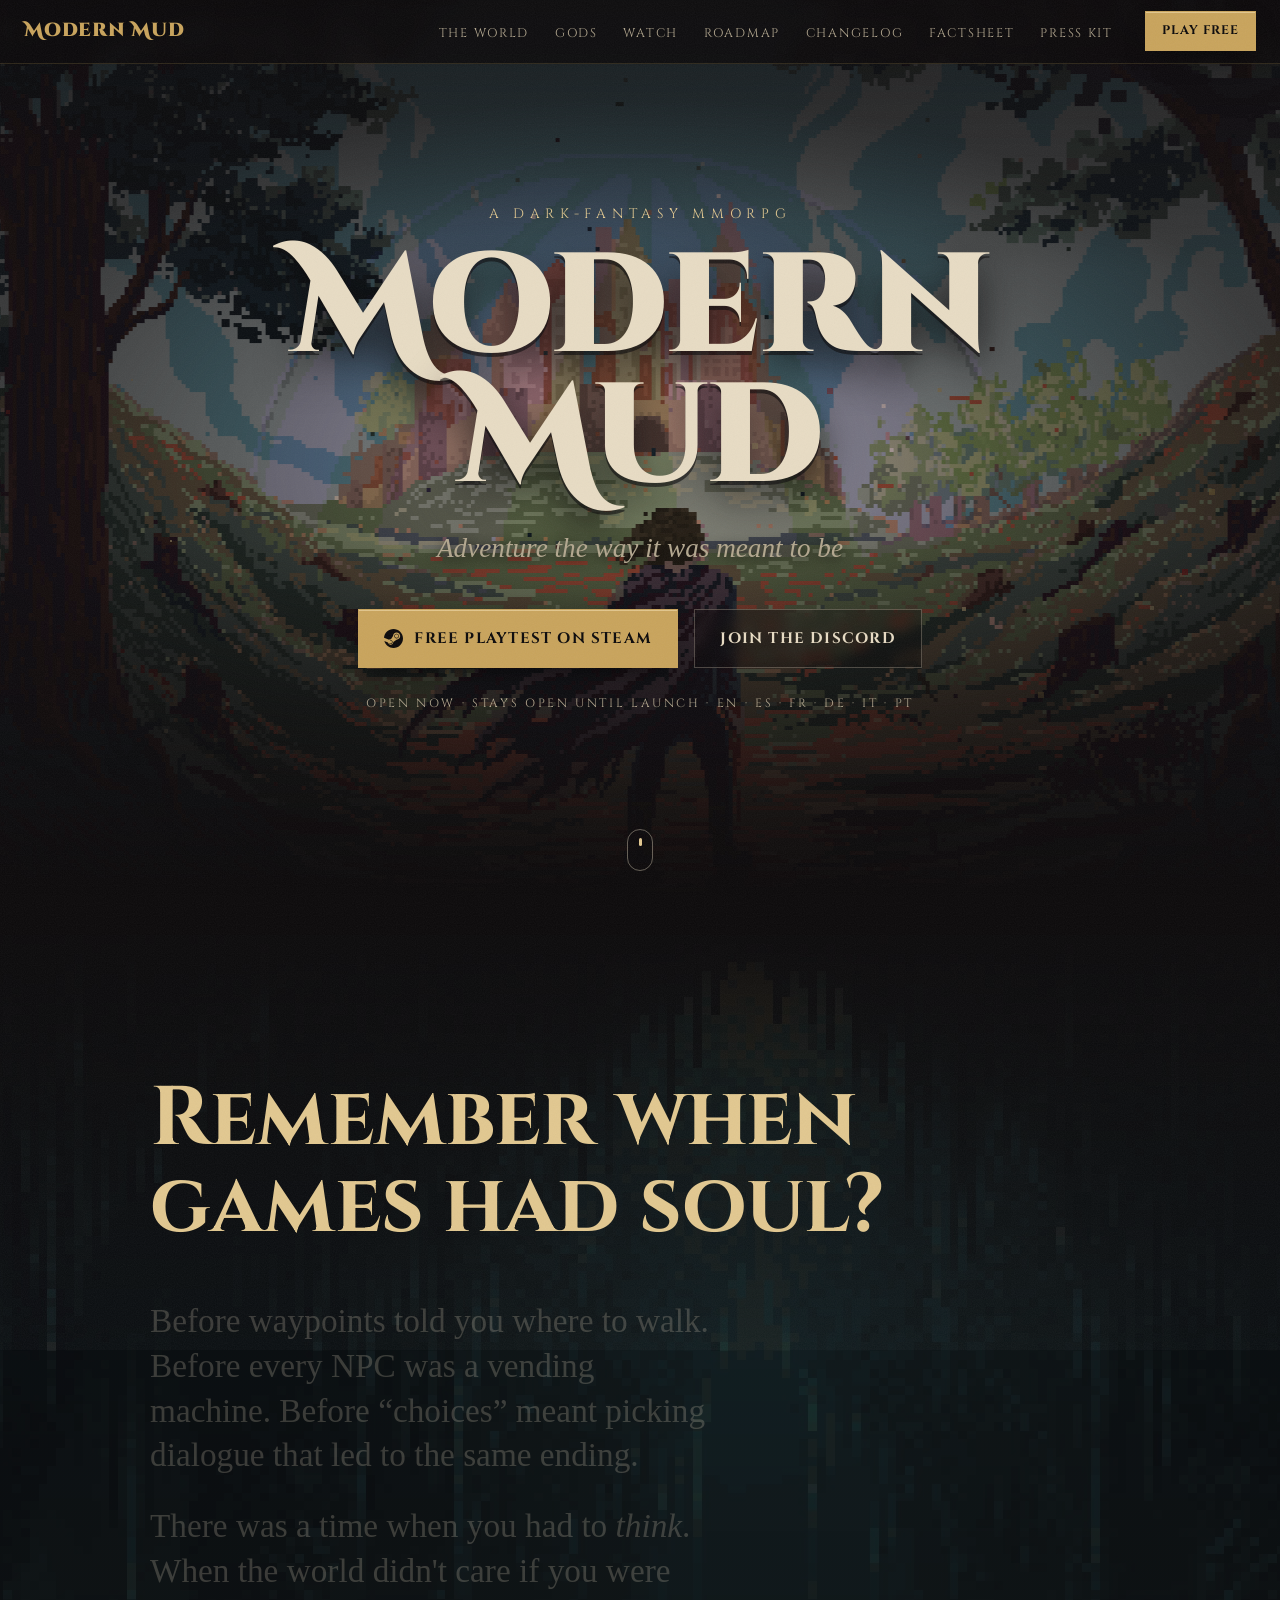
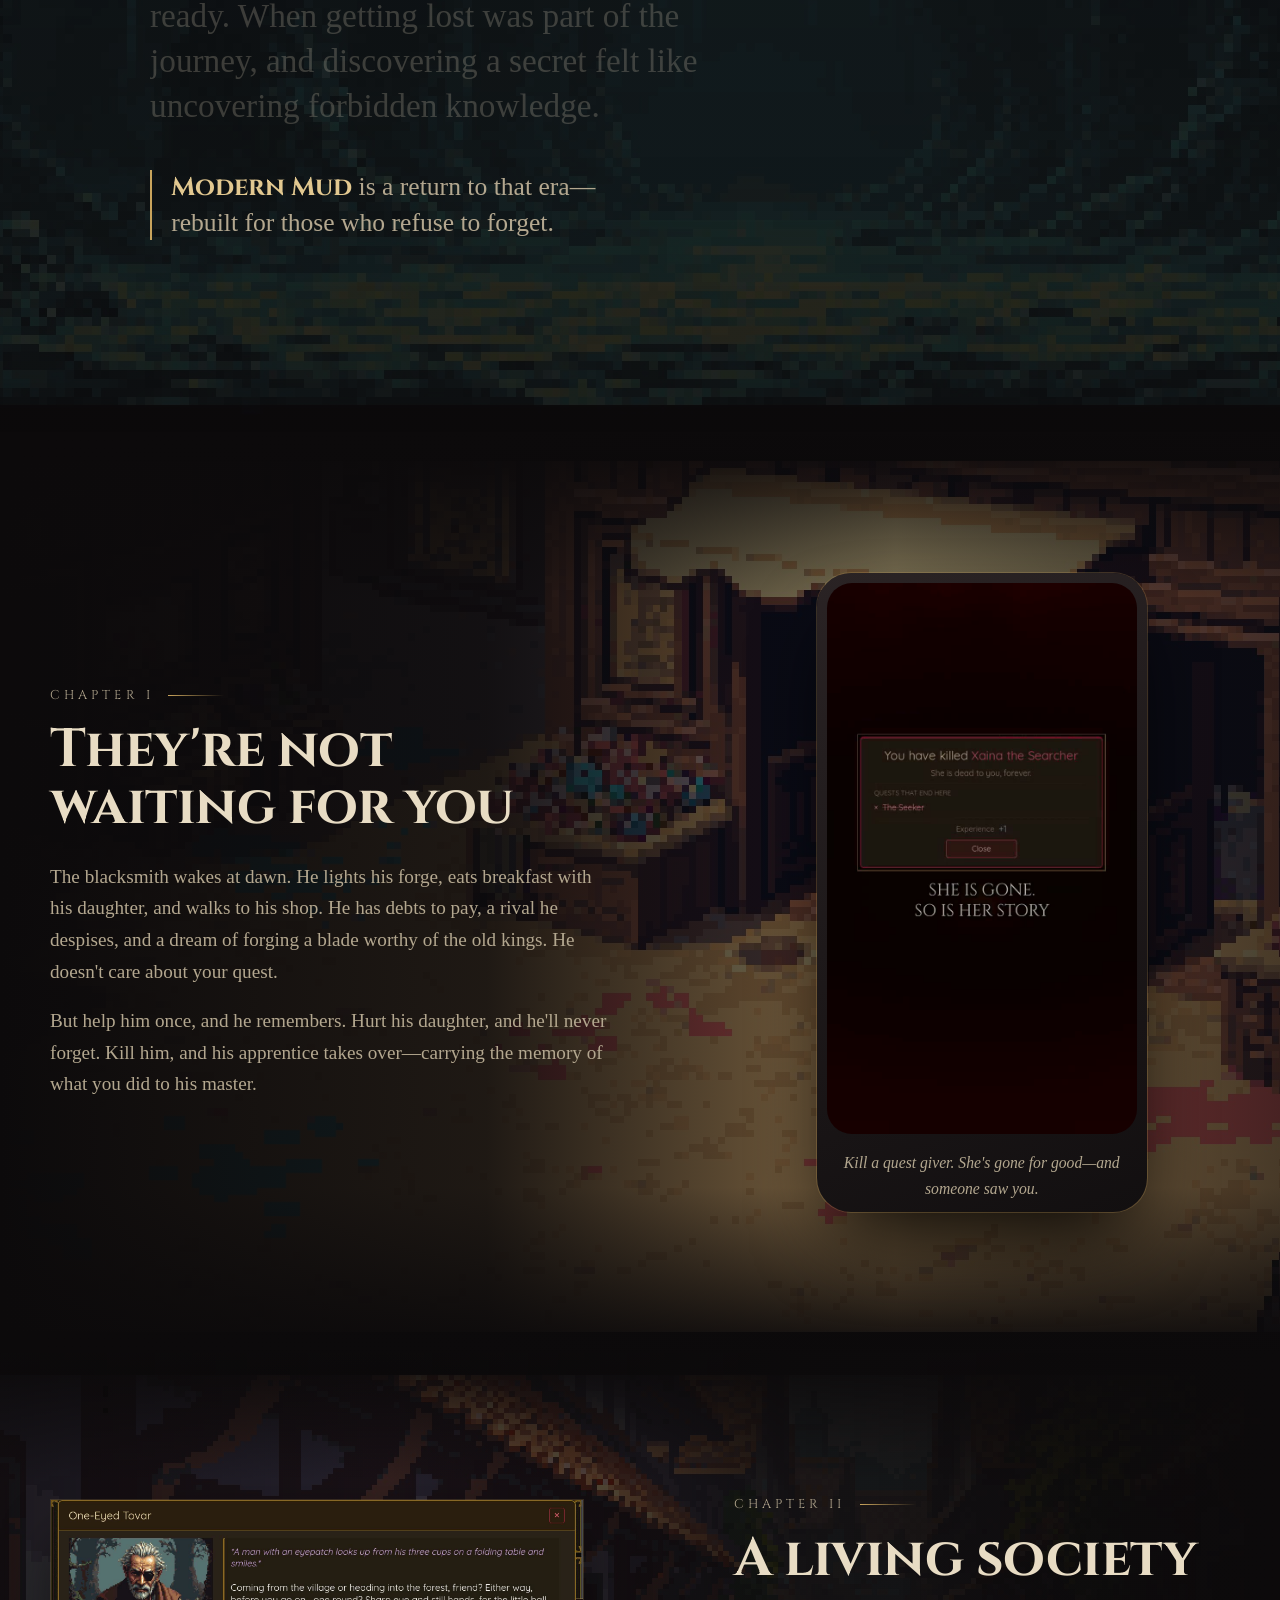
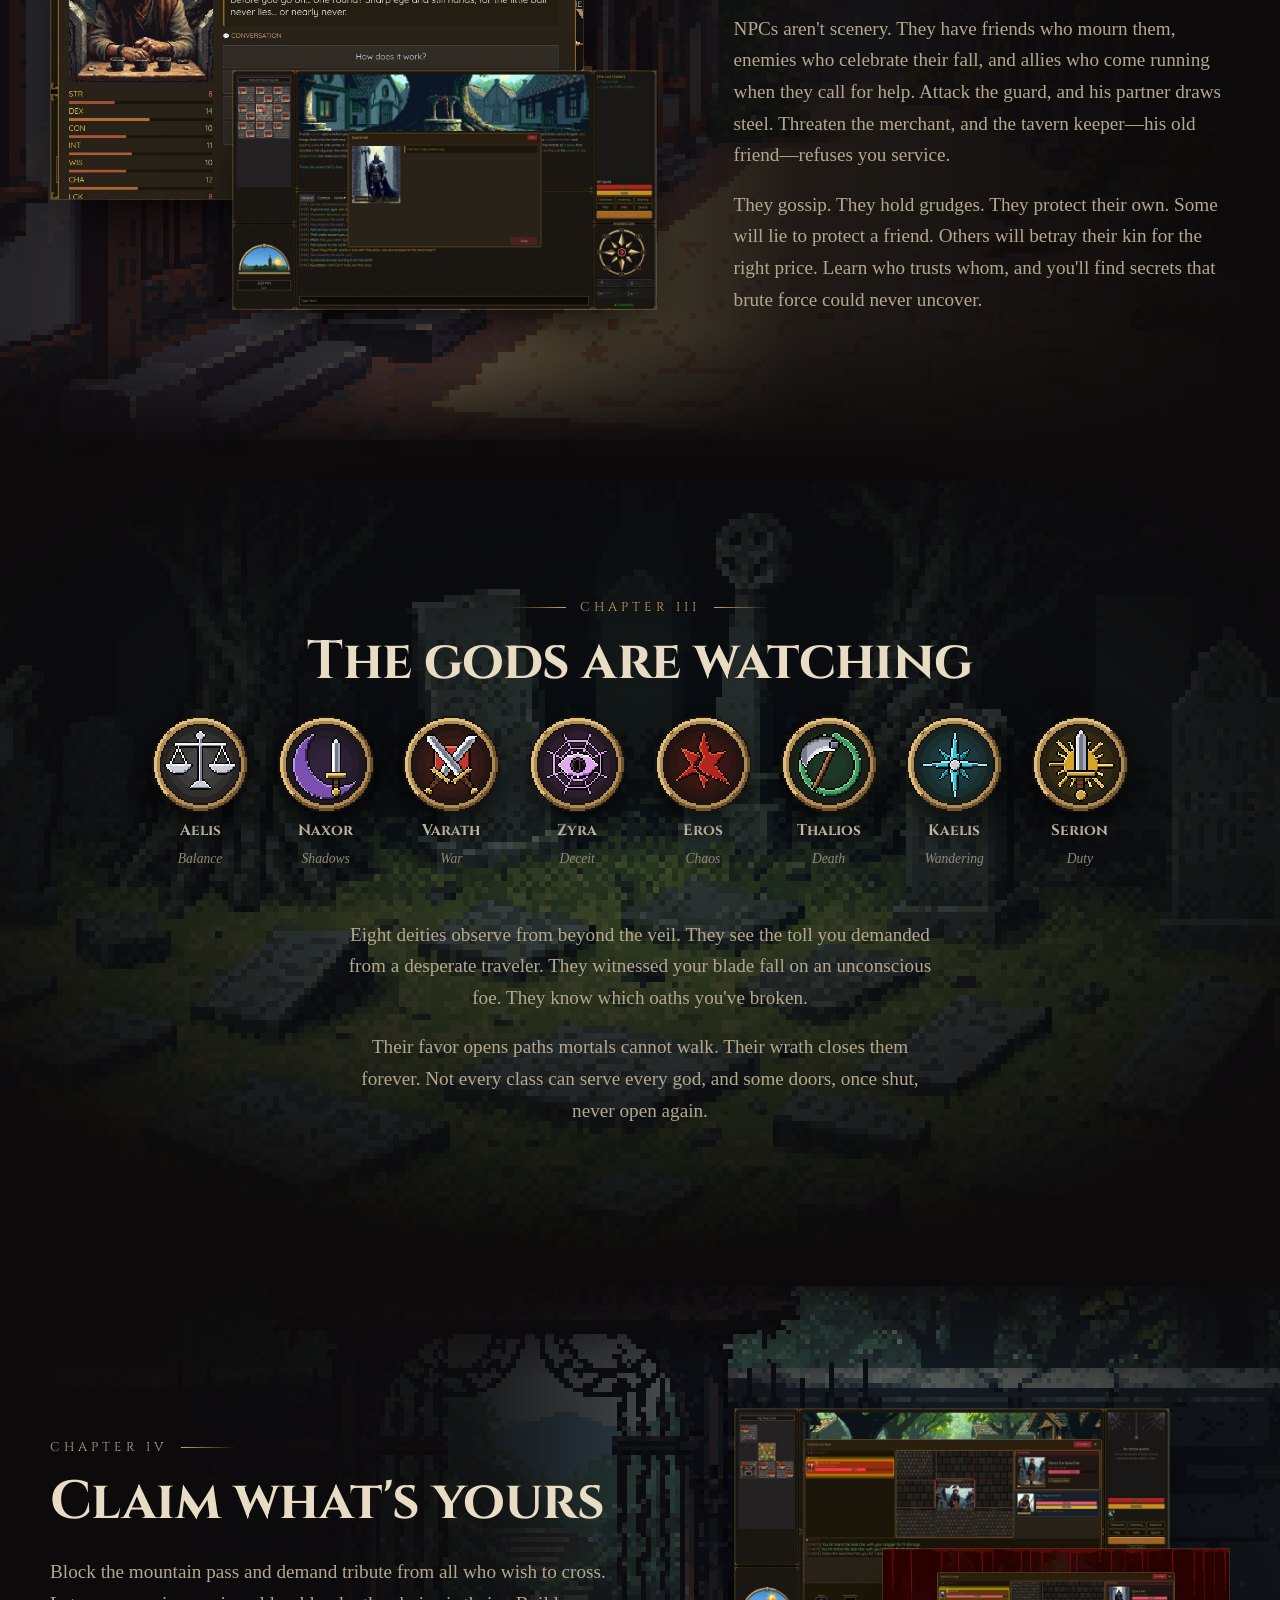
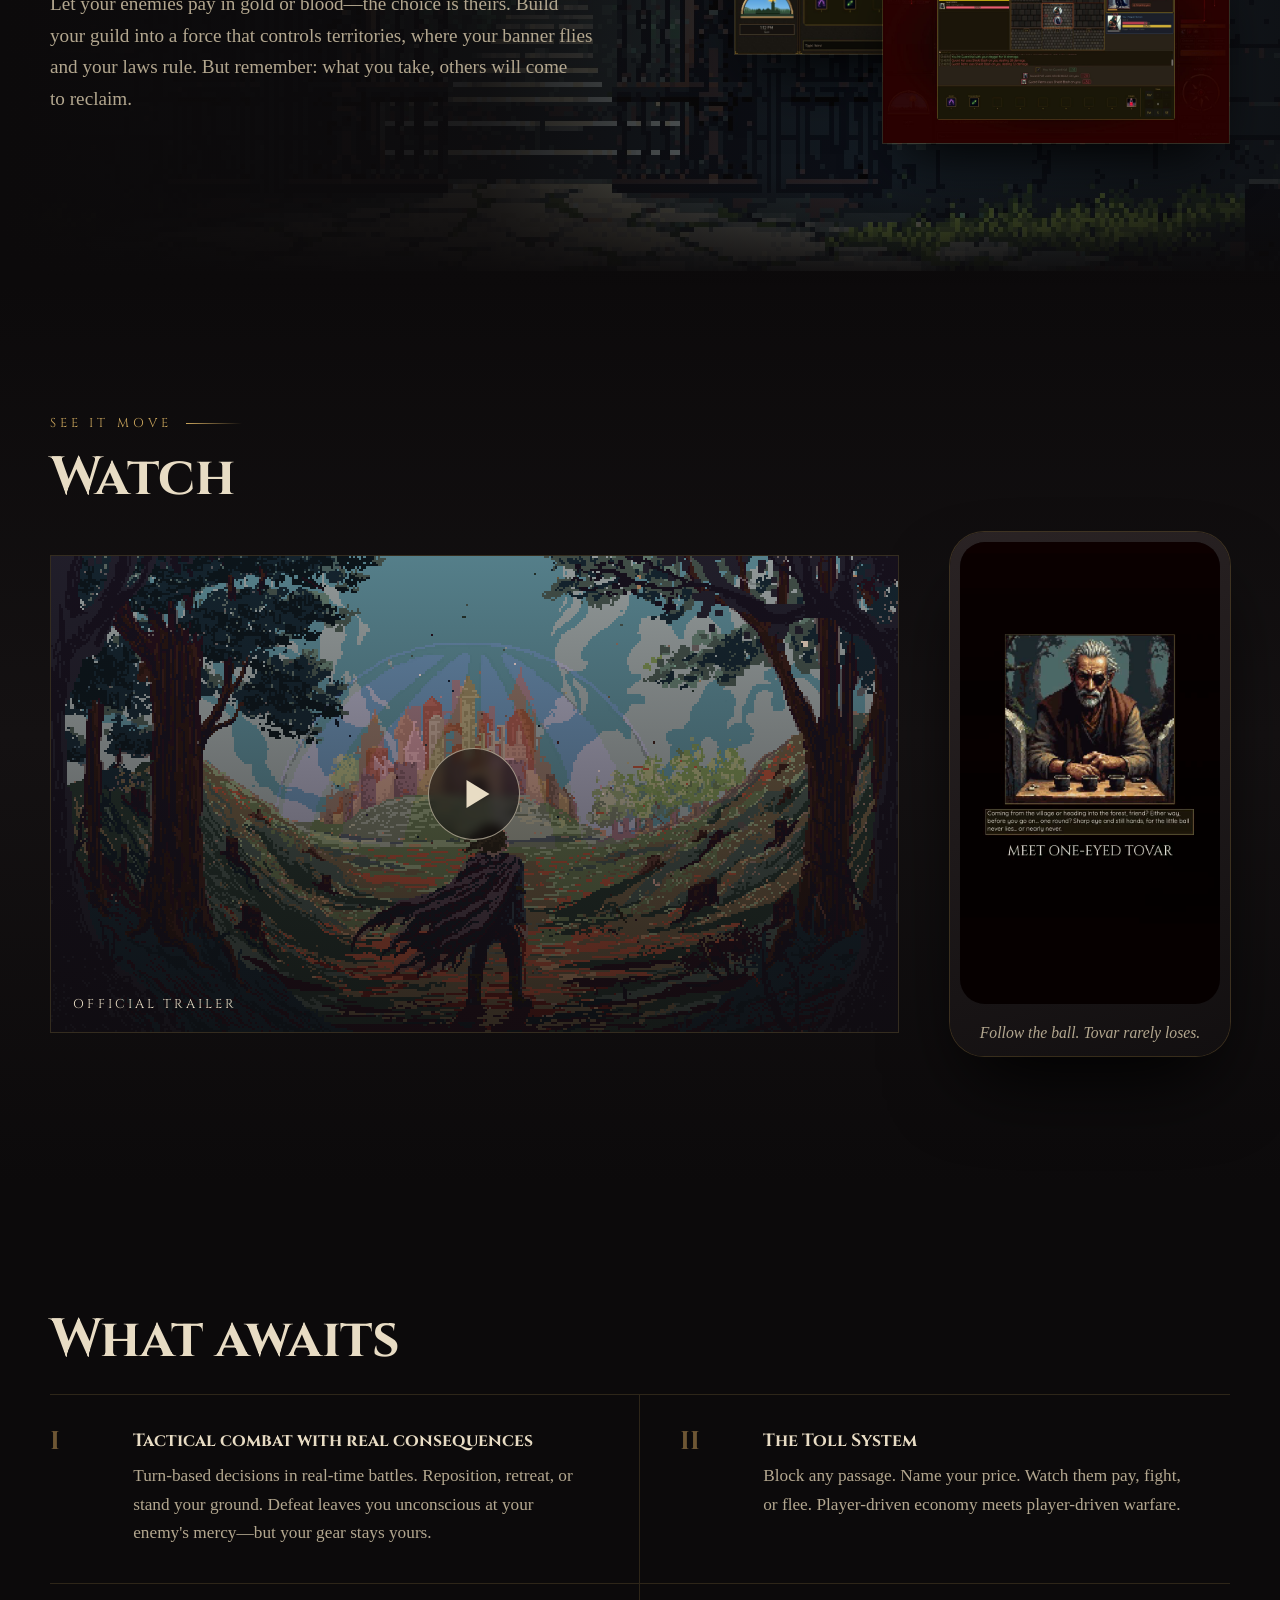
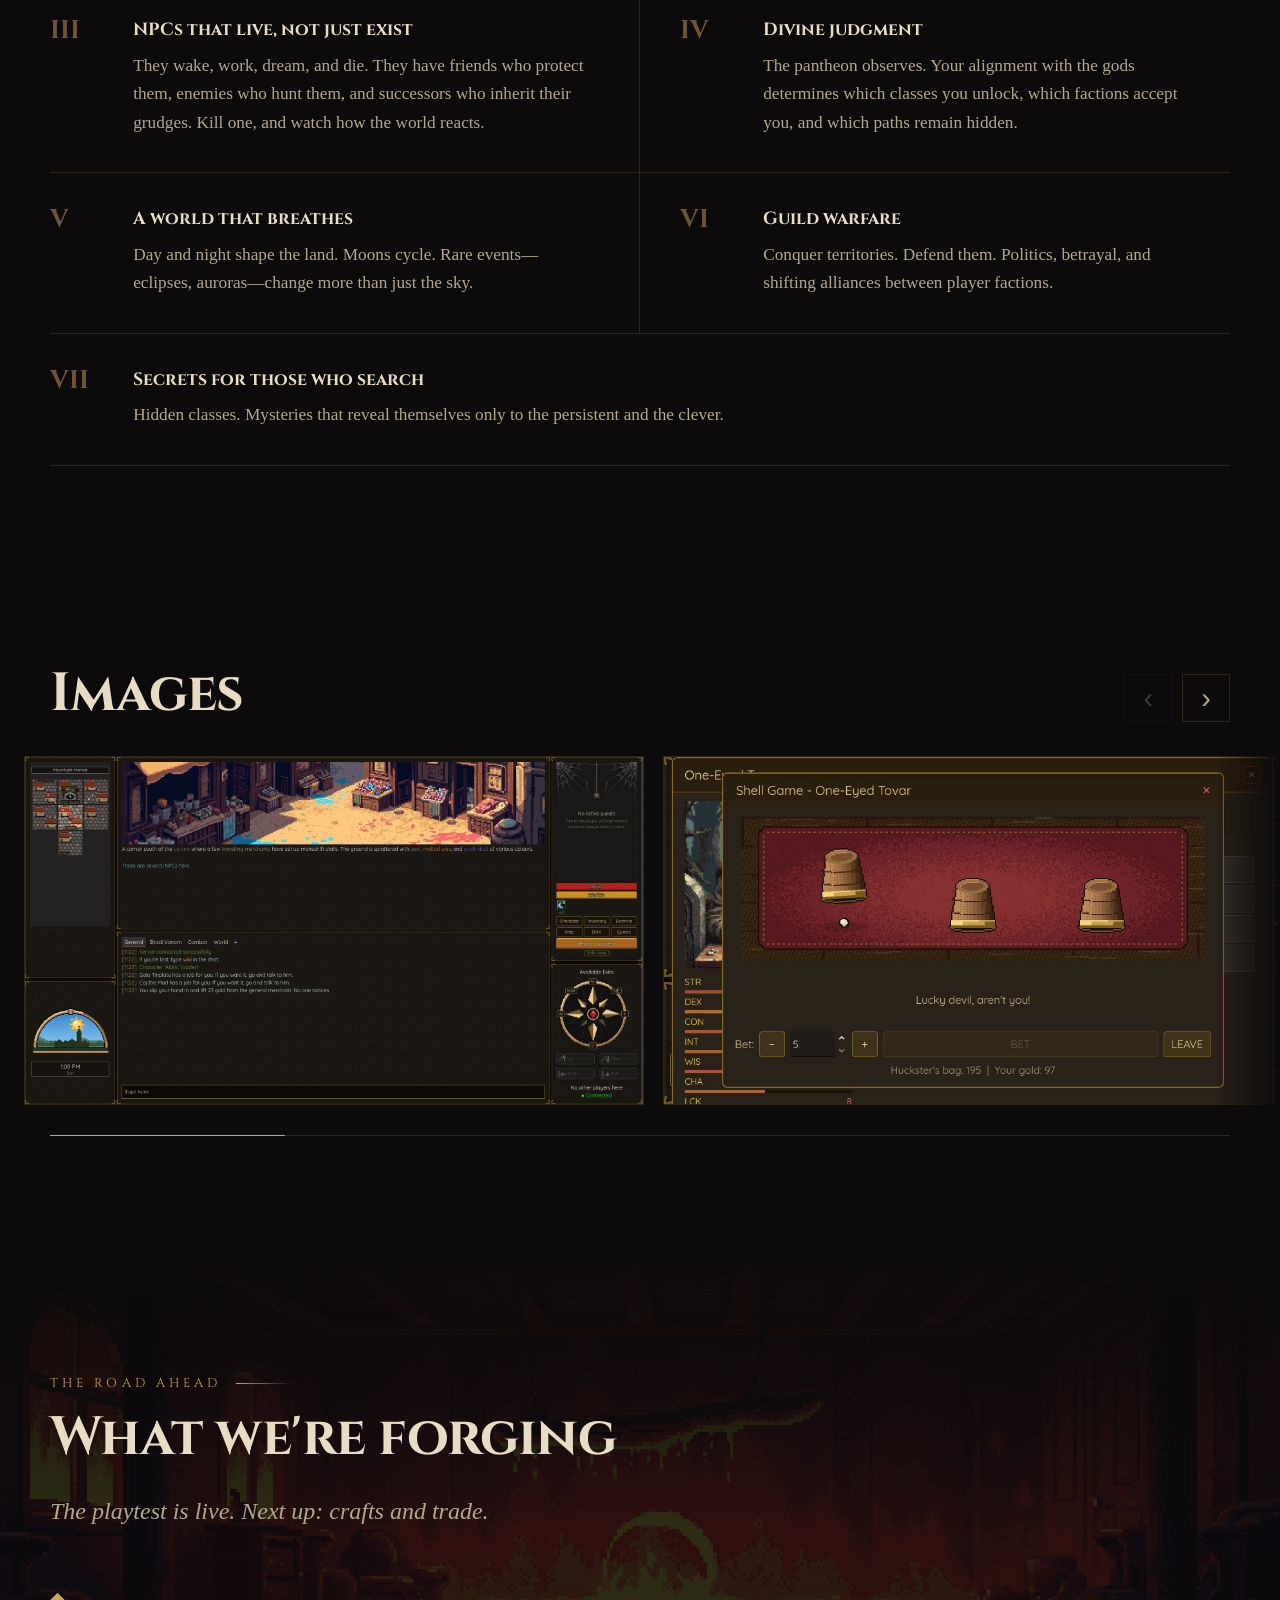
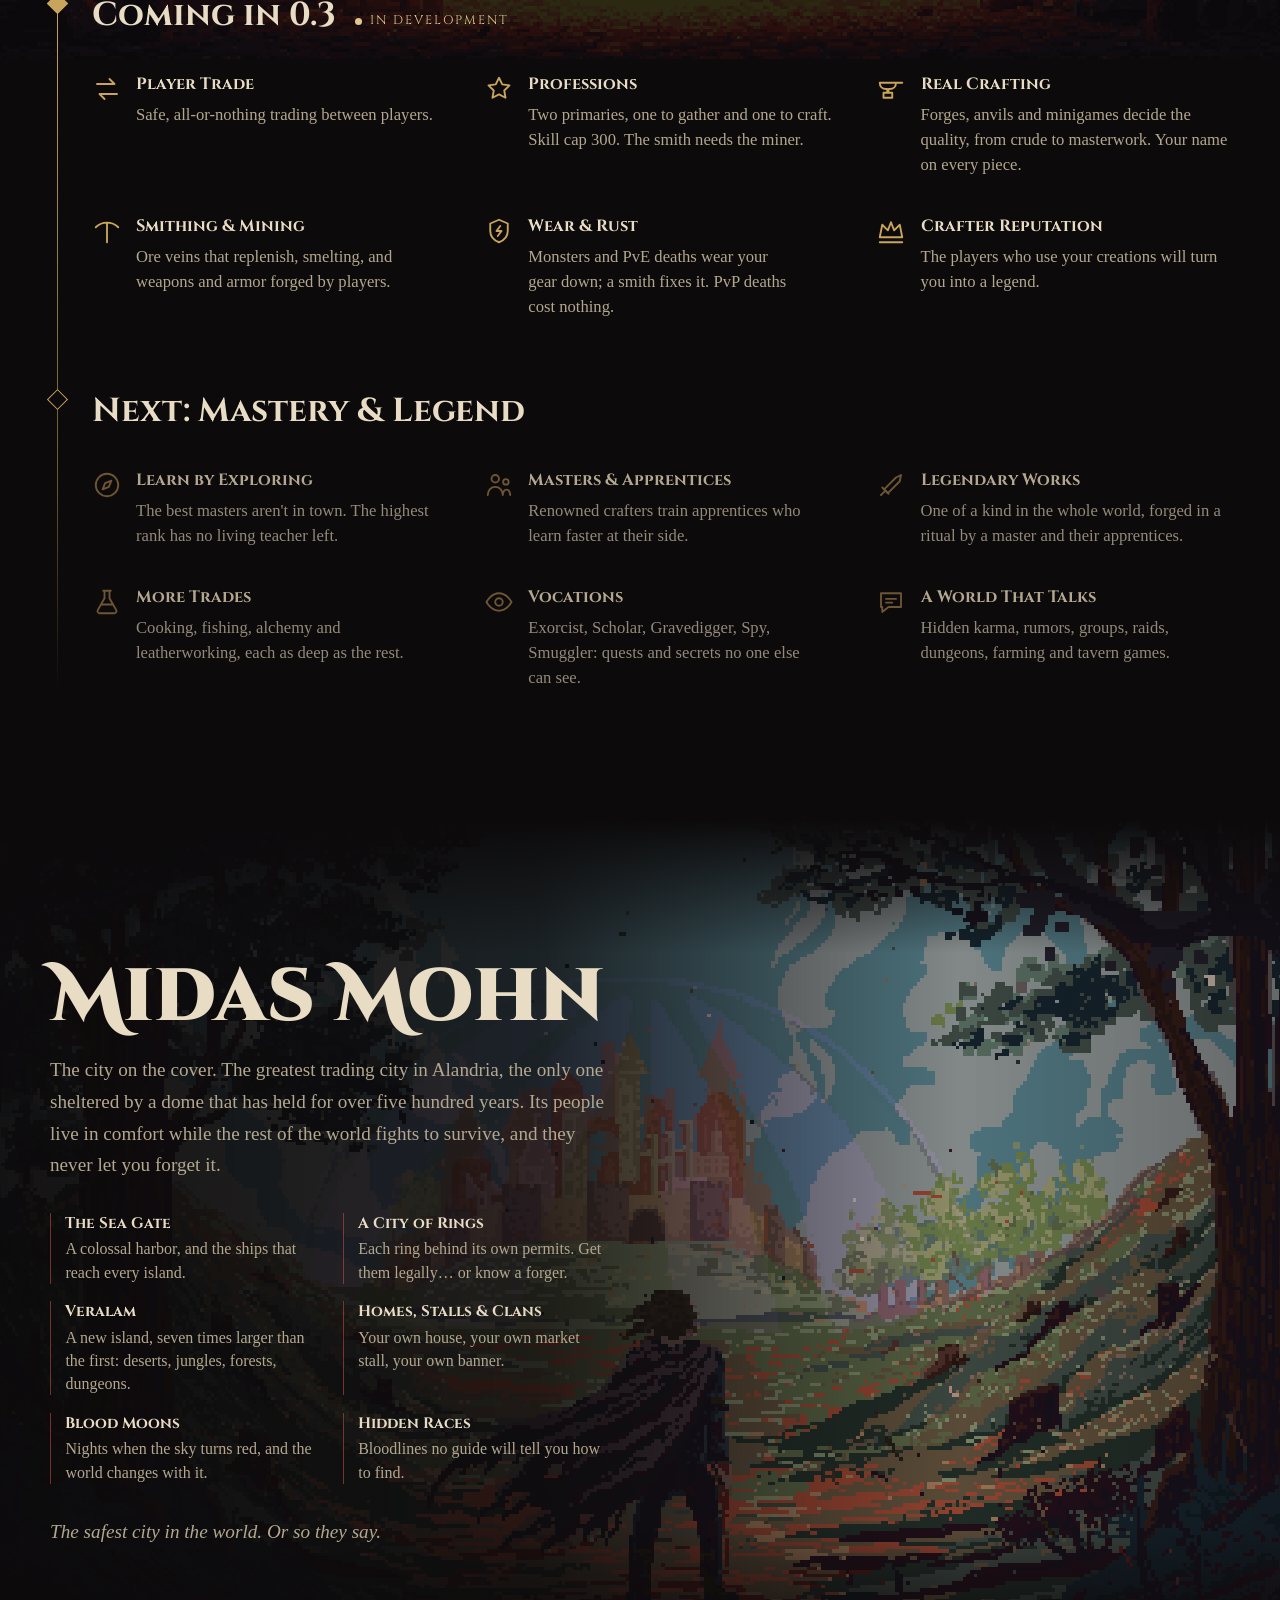
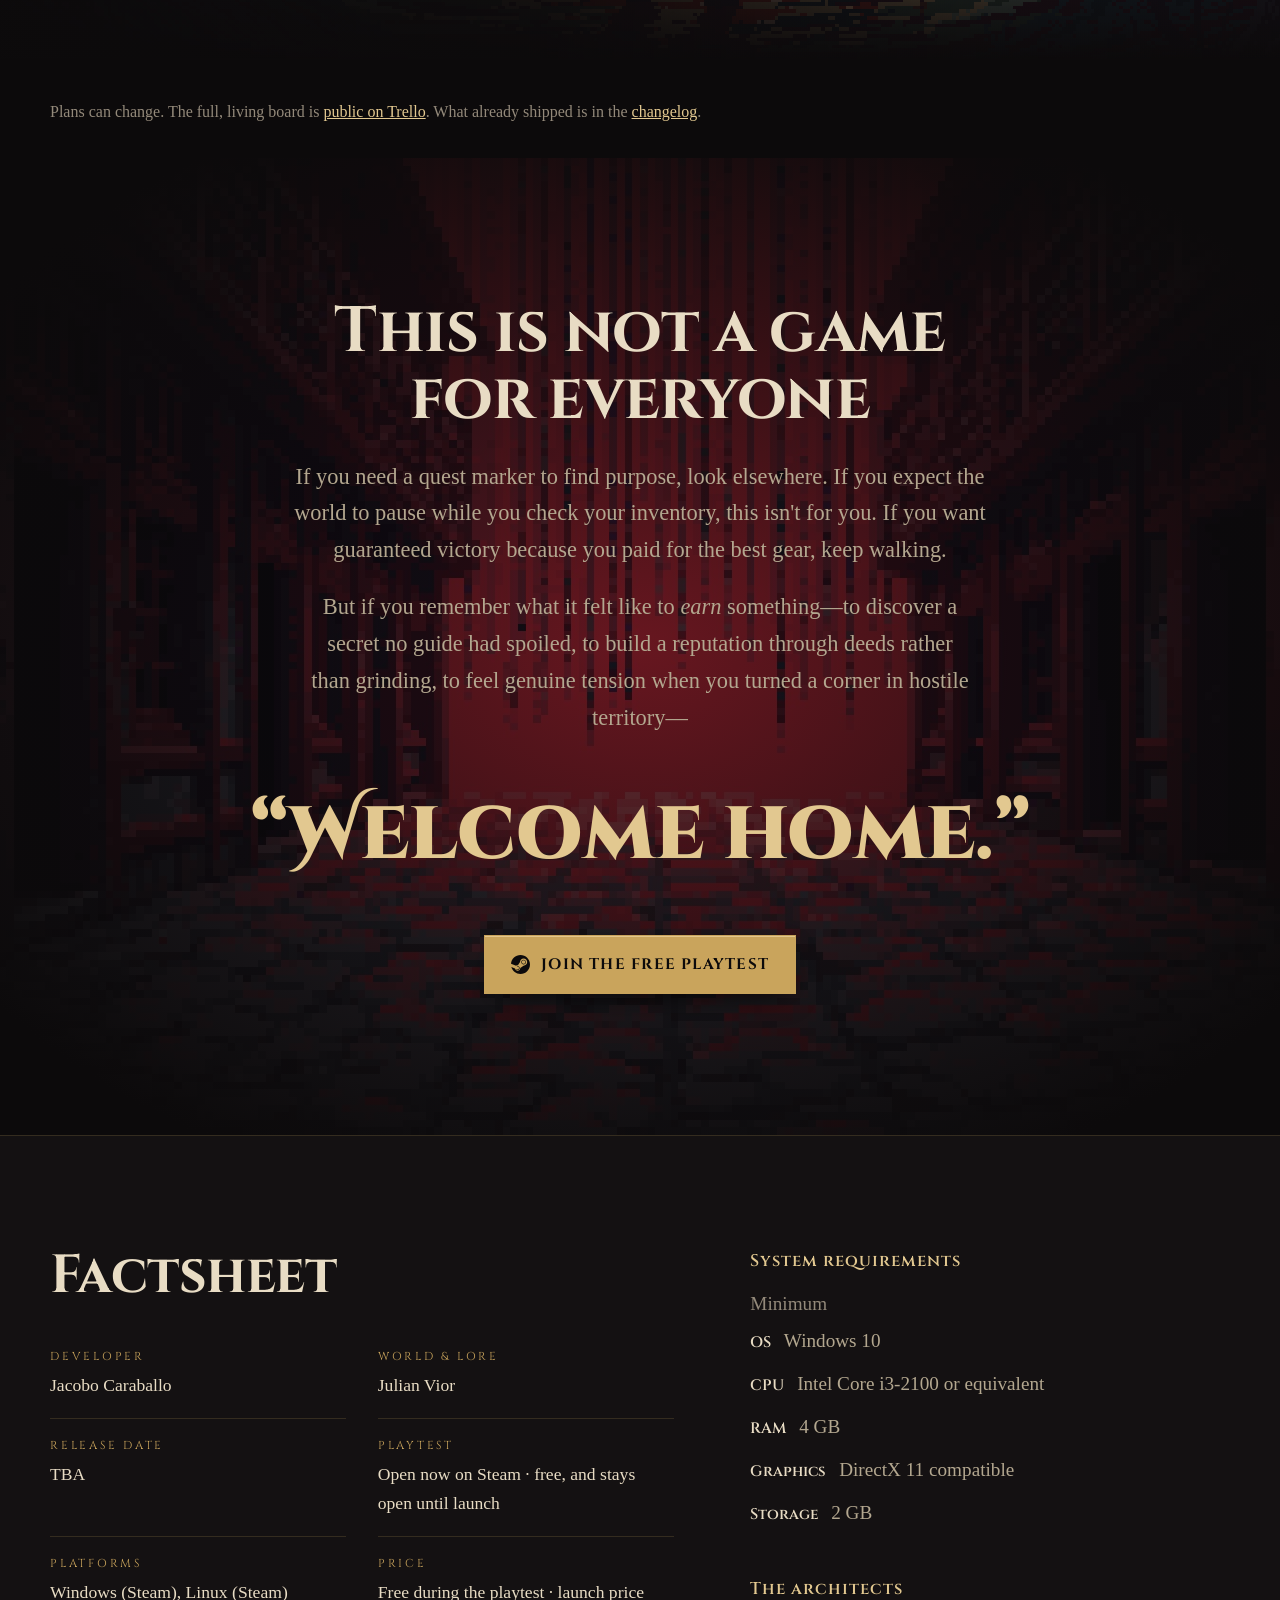
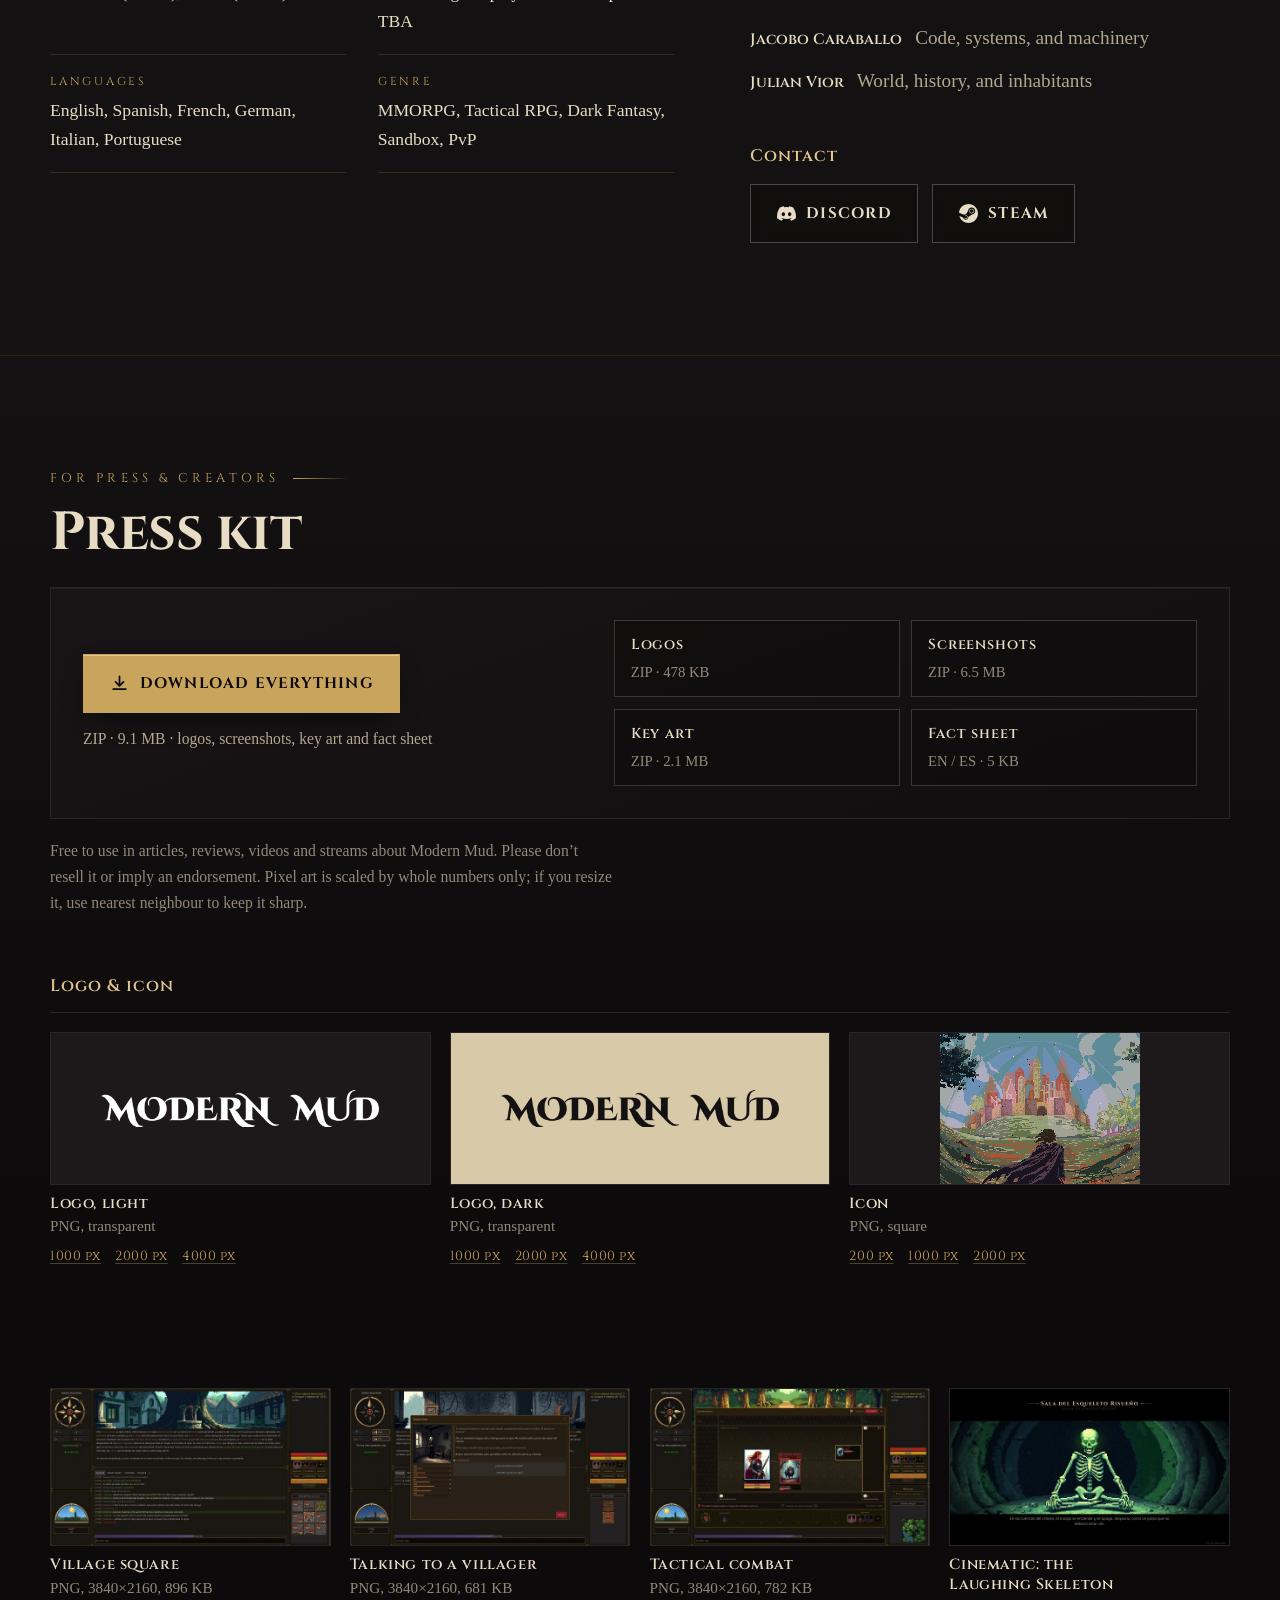
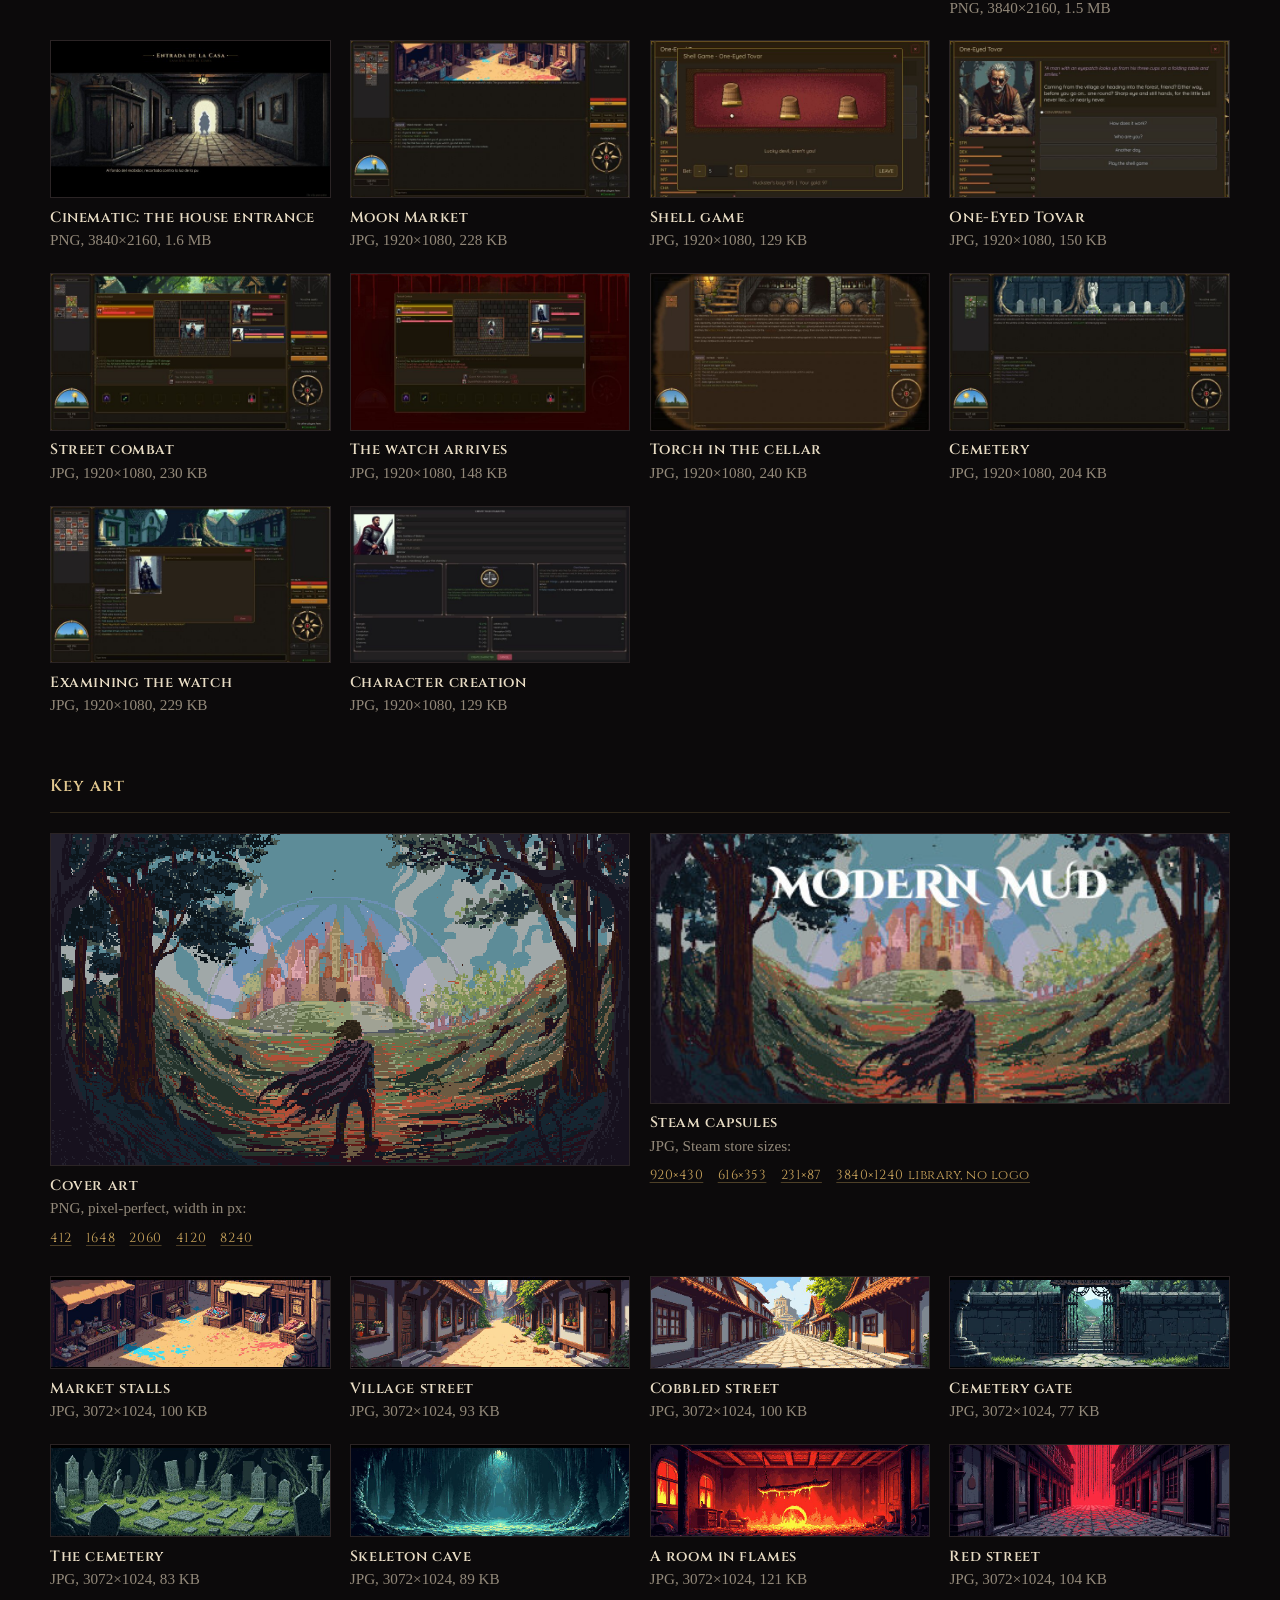
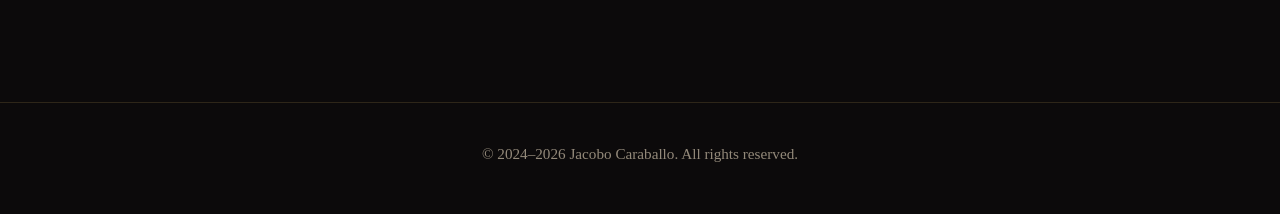
<file: index.html>
<!DOCTYPE html>
<html lang="en">
<head>
  <meta charset="UTF-8">
  <meta name="viewport" content="width=device-width, initial-scale=1.0">
  <title>Modern Mud — Press Kit</title>
  <meta name="description" content="Modern Mud is a dark-fantasy MMORPG where NPCs remember what you did, eight gods judge you and any player can block a pass and charge a toll. Free playtest open now on Steam.">
  <meta property="og:title" content="Modern Mud — a dark-fantasy MMORPG">
  <meta property="og:description" content="NPCs that remember. Gods that judge. Free playtest open now on Steam.">
  <meta property="og:image" content="https://modern-mud.github.io/presskit/assets/cover.png">
  <meta name="theme-color" content="#0c0a0b">
  <link rel="icon" href="assets/gods/sigil_aelis.png">
  <link rel="preconnect" href="https://fonts.googleapis.com">
  <link rel="preconnect" href="https://fonts.gstatic.com" crossorigin>
  <link href="https://fonts.googleapis.com/css2?family=Cinzel+Decorative:wght@700;900&family=Cinzel:wght@500;600;700&family=IM+Fell+English:ital@0;1&display=swap" rel="stylesheet">
  <link rel="stylesheet" href="style.css">
  <script>document.documentElement.classList.add('js');</script>
</head>
<body>
  <a class="skip-link" href="#main">Skip to content</a>
  <div class="grain" aria-hidden="true"></div>

  <!-- Slim bar that appears once the hero is behind you -->
  <nav class="topbar" aria-label="Sections">
    <a class="topbar-brand" href="#top">Modern Mud</a>
    <ul>
      <li><a href="#world">The world</a></li>
      <li><a href="#gods">Gods</a></li>
      <li><a href="#watch">Watch</a></li>
      <li><a href="#roadmap">Roadmap</a></li>
      <li><a href="changelog.html">Changelog</a></li>
      <li><a href="#factsheet">Factsheet</a></li>
      <li><a href="#downloads">Press kit</a></li>
    </ul>
    <a class="btn btn-gold btn-sm" href="https://store.steampowered.com/app/3513750/Modern_Mud/" target="_blank" rel="noopener">Play free</a>
  </nav>

  <!-- ============ HERO ============ -->
  <header class="hero" id="top">
    <div class="hero-media" aria-hidden="true">
      <video class="hero-video" autoplay muted loop playsinline preload="auto" poster="assets/cover.png">
        <source src="assets/cover_anim.mp4" type="video/mp4">
      </video>
      <img class="hero-poster" src="assets/cover.png" alt="">
    </div>
    <canvas class="embers" aria-hidden="true"></canvas>
    <div class="hero-shade" aria-hidden="true"></div>

    <div class="hero-inner">
      <p class="hero-kicker reveal">A dark-fantasy MMORPG</p>
      <h1 class="hero-title reveal">Modern Mud</h1>
      <p class="hero-tagline reveal">Adventure the way it was meant to be</p>
      <div class="hero-cta reveal">
        <a class="btn btn-gold" href="https://store.steampowered.com/app/3513750/Modern_Mud/" target="_blank" rel="noopener">
          <svg class="ico" viewBox="0 0 24 24" aria-hidden="true"><path d="M11.979 0C5.678 0 .511 4.86.022 11.037l6.432 2.658c.545-.371 1.203-.59 1.912-.59.063 0 .125.004.188.006l2.861-4.142V8.91c0-2.495 2.028-4.524 4.524-4.524 2.494 0 4.524 2.031 4.524 4.527s-2.03 4.525-4.524 4.525h-.105l-4.076 2.911c0 .052.004.105.004.159 0 1.875-1.515 3.396-3.39 3.396-1.635 0-3.016-1.173-3.331-2.727L.436 15.27C1.862 20.307 6.486 24 11.979 24c6.627 0 11.999-5.373 11.999-12S18.605 0 11.979 0zM7.54 18.21l-1.473-.61c.262.543.714.999 1.314 1.25 1.297.539 2.793-.076 3.332-1.375.263-.63.264-1.319.005-1.949s-.75-1.121-1.377-1.383c-.624-.26-1.29-.249-1.878-.03l1.523.63c.956.4 1.409 1.5 1.009 2.455-.397.957-1.497 1.41-2.454 1.012H7.54zm11.415-9.303c0-1.662-1.353-3.015-3.015-3.015-1.665 0-3.015 1.353-3.015 3.015 0 1.665 1.35 3.015 3.015 3.015 1.663 0 3.015-1.35 3.015-3.015zm-5.273-.005c0-1.252 1.013-2.266 2.265-2.266 1.249 0 2.266 1.014 2.266 2.266 0 1.251-1.017 2.265-2.266 2.265-1.253 0-2.265-1.014-2.265-2.265z"/></svg>
          Free playtest on Steam
        </a>
        <a class="btn btn-ghost" href="https://discord.gg/dksnfUg3hZ" target="_blank" rel="noopener">Join the Discord</a>
      </div>
      <p class="hero-note reveal">Open now &middot; stays open until launch &middot; EN &middot; ES &middot; FR &middot; DE &middot; IT &middot; PT</p>
    </div>
    <a class="scroll-cue" href="#manifesto" aria-label="Scroll down"><span></span></a>
  </header>

  <main id="main">

    <!-- ============ MANIFESTO ============ -->
    <section class="manifesto" id="manifesto">
      <div class="manifesto-bg" style="--art: url('assets/art/sv_cueva_esqueleto_02.jpg')" aria-hidden="true"></div>
      <div class="wrap">
        <h2 class="manifesto-title reveal">Remember when games had soul?</h2>
        <div class="manifesto-body">
          <p class="fill-text">Before waypoints told you where to walk. Before every NPC was a vending machine. Before &ldquo;choices&rdquo; meant picking dialogue that led to the same ending.</p>
          <p class="fill-text">There was a time when you had to <em>think</em>. When the world didn't care if you were ready. When getting lost was part of the journey, and discovering a secret felt like uncovering forbidden knowledge.</p>
          <p class="manifesto-close reveal"><strong>Modern Mud</strong> is a return to that era&mdash;rebuilt for those who refuse to forget.</p>
        </div>
      </div>
    </section>

    <!-- ============ CHAPTERS ============ -->
    <div id="world">

      <!-- I. NPC memory, with the Xaina reel -->
      <section class="chapter">
        <div class="chapter-art" style="--art: url('assets/art/sv_pueblo_11.jpg')" aria-hidden="true"></div>
        <div class="wrap chapter-grid">
          <div class="chapter-text">
            <p class="chapter-num reveal">Chapter I</p>
            <h2 class="reveal">They're not waiting for you</h2>
            <p class="reveal">The blacksmith wakes at dawn. He lights his forge, eats breakfast with his daughter, and walks to his shop. He has debts to pay, a rival he despises, and a dream of forging a blade worthy of the old kings. He doesn't care about your quest.</p>
            <p class="reveal">But help him once, and he remembers. Hurt his daughter, and he'll never forget. Kill him, and his apprentice takes over&mdash;carrying the memory of what you did to his master.</p>
          </div>
          <figure class="phone reveal">
            <video class="lazy-video" muted loop playsinline preload="none" poster="assets/poster_murder_xaina.jpg" aria-label="Gameplay: killing a quest giver, and the town watch arriving">
              <source data-src="assets/reel_murder_xaina.mp4" type="video/mp4">
            </video>
            <figcaption>Kill a quest giver. She's gone for good&mdash;and someone saw you.</figcaption>
          </figure>
        </div>
      </section>

      <!-- II. Living society -->
      <section class="chapter chapter--flip">
        <div class="chapter-art" style="--art: url('assets/art/sv_pueblo_14.jpg')" aria-hidden="true"></div>
        <div class="wrap chapter-grid">
          <div class="chapter-text">
            <p class="chapter-num reveal">Chapter II</p>
            <h2 class="reveal">A living society</h2>
            <p class="reveal">NPCs aren't scenery. They have friends who mourn them, enemies who celebrate their fall, and allies who come running when they call for help. Attack the guard, and his partner draws steel. Threaten the merchant, and the tavern keeper&mdash;his old friend&mdash;refuses you service.</p>
            <p class="reveal">They gossip. They hold grudges. They protect their own. Some will lie to protect a friend. Others will betray their kin for the right price. Learn who trusts whom, and you'll find secrets that brute force could never uncover.</p>
          </div>
          <figure class="shot-stack reveal">
            <img src="assets/shots/tovar.jpg" alt="Talking to One-Eyed Tovar, the shell-game huckster" loading="lazy">
            <img src="assets/shots/law.jpg" alt="The town watch confronting the player" loading="lazy">
          </figure>
        </div>
      </section>

      <!-- III. Gods -->
      <section class="gods" id="gods">
        <div class="chapter-art" style="--art: url('assets/art/sv_linde_cem_03.jpg')" aria-hidden="true"></div>
        <div class="wrap">
          <p class="chapter-num reveal">Chapter III</p>
          <h2 class="reveal">The gods are watching</h2>
          <ul class="sigils" aria-label="The eight gods">
            <li class="reveal" tabindex="0" aria-describedby="tip-aelis"><img src="assets/gods/sigil_aelis.png" alt=""><span>Aelis</span><small>Balance</small><span class="god-tip" role="tooltip" id="tip-aelis"><b>Goddess of the Balance</b>She walks among the wounded, binding the body's hurts and seeking the soul's equilibrium.<em><i>Sworn enemies</i> Eros, Varath</em><em><i>Served by</i> Warrior, Explorer, Priest</em></span></li>
            <li class="reveal" tabindex="0" aria-describedby="tip-naxor"><img src="assets/gods/sigil_naxor.png" alt=""><span>Naxor</span><small>Shadows</small><span class="god-tip" role="tooltip" id="tip-naxor"><b>Lord of Shadows</b>He moves unseen and keeps what no tongue should speak.<em><i>Sworn enemies</i> Kaelis, Serion</em><em><i>Served by</i> Rogue</em></span></li>
            <li class="reveal" tabindex="0" aria-describedby="tip-varath"><img src="assets/gods/sigil_varath.png" alt=""><span>Varath</span><small>War</small><span class="god-tip" role="tooltip" id="tip-varath"><b>Forger in the Flame</b>God of the open battle. Only steel raised in full light proves the worth of those who wield it.<em><i>Sworn enemies</i> Aelis</em><em><i>Served by</i> Warrior</em></span></li>
            <li class="reveal" tabindex="0" aria-describedby="tip-zyra"><img src="assets/gods/sigil_zyra.png" alt=""><span>Zyra</span><small>Deceit</small><span class="god-tip" role="tooltip" id="tip-zyra"><b>Weaver of Threads</b>Weaver of words and threads. She masters convenient truths and clever lies.<em><i>Sworn enemies</i> Varath, Serion</em><em><i>Served by</i> Rogue, Mage</em></span></li>
            <li class="reveal" tabindex="0" aria-describedby="tip-eros"><img src="assets/gods/sigil_eros.png" alt=""><span>Eros</span><small>Chaos</small><span class="god-tip" role="tooltip" id="tip-eros"><b>Patron of Chaos</b>He laughs at predictable order and blesses those who twist the path.<em><i>Sworn enemies</i> Aelis, Serion</em><em><i>Served by</i> Warrior, Mage</em></span></li>
            <li class="reveal" tabindex="0" aria-describedby="tip-thalios"><img src="assets/gods/sigil_thalios.png" alt=""><span>Thalios</span><small>Death</small><span class="god-tip" role="tooltip" id="tip-thalios"><b>Keeper of the Cycle</b>He closes thresholds, gathers the profaned, and returns the dead to their place.<em><i>Sworn enemies</i> None. Everyone ends up with him</em><em><i>Served by</i> Necromancer</em></span></li>
            <li class="reveal" tabindex="0" aria-describedby="tip-kaelis"><img src="assets/gods/sigil_kaelis.png" alt=""><span>Kaelis</span><small>Wandering</small><span class="god-tip" role="tooltip" id="tip-kaelis"><b>God of the Wandering</b>God of wandering and freedom. His song weighs less than any chain.<em><i>Sworn enemies</i> Naxor</em><em><i>Served by</i> Explorer, Mage</em></span></li>
            <li class="reveal" tabindex="0" aria-describedby="tip-serion"><img src="assets/gods/sigil_serion.png" alt=""><span>Serion</span><small>Duty</small><span class="god-tip" role="tooltip" id="tip-serion"><b>Lord of Duty</b>He forges paladins who accept the weight of the oath.<em><i>Sworn enemies</i> Eros, Zyra, Naxor</em><em><i>Served by</i> Paladin</em></span></li>
          </ul>
          <div class="gods-text">
            <p class="reveal">Eight deities observe from beyond the veil. They see the toll you demanded from a desperate traveler. They witnessed your blade fall on an unconscious foe. They know which oaths you've broken.</p>
            <p class="reveal">Their favor opens paths mortals cannot walk. Their wrath closes them forever. Not every class can serve every god, and some doors, once shut, never open again.</p>
          </div>
        </div>
      </section>

      <!-- IV. Tolls -->
      <section class="chapter">
        <div class="chapter-art" style="--art: url('assets/art/sv_linde_cem_01.jpg')" aria-hidden="true"></div>
        <div class="wrap chapter-grid">
          <div class="chapter-text">
            <p class="chapter-num reveal">Chapter IV</p>
            <h2 class="reveal">Claim what's yours</h2>
            <p class="reveal">Block the mountain pass and demand tribute from all who wish to cross. Let your enemies pay in gold or blood&mdash;the choice is theirs. Build your guild into a force that controls territories, where your banner flies and your laws rule. But remember: what you take, others will come to reclaim.</p>
          </div>
          <figure class="shot-stack reveal">
            <img src="assets/shots/combat.jpg" alt="Tactical combat on a quiet street" loading="lazy">
            <img src="assets/shots/guards.jpg" alt="The watch arrives, the screen runs red" loading="lazy">
          </figure>
        </div>
      </section>
    </div>

    <!-- ============ WATCH ============ -->
    <section class="watch" id="watch">
      <div class="wrap">
        <p class="chapter-num reveal">See it move</p>
        <h2 class="reveal">Watch</h2>
        <div class="watch-grid">
          <button class="trailer reveal" type="button" data-yt="h6tm_OUhmI8" aria-label="Play the Modern Mud trailer">
            <img src="assets/cover.png" alt="" loading="lazy">
            <span class="play" aria-hidden="true"></span>
            <span class="trailer-label">Official trailer</span>
          </button>
          <figure class="phone phone--sm reveal">
            <video class="lazy-video" muted loop playsinline preload="none" poster="assets/poster_shell_game.jpg" aria-label="Gameplay: One-Eyed Tovar's shell game">
              <source data-src="assets/reel_shell_game.mp4" type="video/mp4">
            </video>
            <figcaption>Follow the ball. Tovar rarely loses.</figcaption>
          </figure>
        </div>
      </div>
    </section>

    <!-- ============ FEATURES ============ -->
    <section class="features">
      <div class="wrap">
        <h2 class="reveal">What awaits</h2>
        <ol class="feature-list">
          <li class="reveal"><span class="num">I</span><div><strong>Tactical combat with real consequences</strong><p>Turn-based decisions in real-time battles. Reposition, retreat, or stand your ground. Defeat leaves you unconscious at your enemy's mercy&mdash;but your gear stays yours.</p></div></li>
          <li class="reveal"><span class="num">II</span><div><strong>The Toll System</strong><p>Block any passage. Name your price. Watch them pay, fight, or flee. Player-driven economy meets player-driven warfare.</p></div></li>
          <li class="reveal"><span class="num">III</span><div><strong>NPCs that live, not just exist</strong><p>They wake, work, dream, and die. They have friends who protect them, enemies who hunt them, and successors who inherit their grudges. Kill one, and watch how the world reacts.</p></div></li>
          <li class="reveal"><span class="num">IV</span><div><strong>Divine judgment</strong><p>The pantheon observes. Your alignment with the gods determines which classes you unlock, which factions accept you, and which paths remain hidden.</p></div></li>
          <li class="reveal"><span class="num">V</span><div><strong>A world that breathes</strong><p>Day and night shape the land. Moons cycle. Rare events&mdash;eclipses, auroras&mdash;change more than just the sky.</p></div></li>
          <li class="reveal"><span class="num">VI</span><div><strong>Guild warfare</strong><p>Conquer territories. Defend them. Politics, betrayal, and shifting alliances between player factions.</p></div></li>
          <li class="reveal"><span class="num">VII</span><div><strong>Secrets for those who search</strong><p>Hidden classes. Mysteries that reveal themselves only to the persistent and the clever.</p></div></li>
        </ol>
      </div>
    </section>

    <!-- ============ GALLERY ============ -->
    <section class="gallery-band" aria-labelledby="gallery-title">
      <div class="wrap gallery-head">
        <h2 id="gallery-title" class="reveal">Images</h2>
        <div class="strip-nav reveal">
          <button class="strip-btn" type="button" data-dir="-1" aria-label="Previous images">&#8249;</button>
          <button class="strip-btn" type="button" data-dir="1" aria-label="Next images">&#8250;</button>
        </div>
      </div>
      <div class="filmstrip" tabindex="0" aria-label="Screenshots: drag, swipe or use the arrows">
        <a href="assets/shots/market.jpg" data-lightbox><img src="assets/shots/market.jpg" alt="The Moon Market in Shadi Vanam" loading="lazy"></a>
        <a href="assets/shots/shell-game.jpg" data-lightbox><img src="assets/shots/shell-game.jpg" alt="Shell game against One-Eyed Tovar" loading="lazy"></a>
        <a href="assets/shots/tovar.jpg" data-lightbox><img src="assets/shots/tovar.jpg" alt="Conversation with One-Eyed Tovar" loading="lazy"></a>
        <a href="assets/shots/combat.jpg" data-lightbox><img src="assets/shots/combat.jpg" alt="Tactical combat" loading="lazy"></a>
        <a href="assets/shots/guards.jpg" data-lightbox><img src="assets/shots/guards.jpg" alt="The watch answers a murder" loading="lazy"></a>
        <a href="assets/shots/torch.jpg" data-lightbox><img src="assets/shots/torch.jpg" alt="Lighting a torch in a dark cellar" loading="lazy"></a>
        <a href="assets/shots/cemetery.jpg" data-lightbox><img src="assets/shots/cemetery.jpg" alt="The cemetery outside town" loading="lazy"></a>
        <a href="assets/shots/law.jpg" data-lightbox><img src="assets/shots/law.jpg" alt="Examining a member of the town watch" loading="lazy"></a>
        <a href="assets/shots/creation.jpg" data-lightbox><img src="assets/shots/creation.jpg" alt="Character creation" loading="lazy"></a>
        <a href="assets/room-art.jpg" data-lightbox><img src="assets/room-art.jpg" alt="Room artwork: a glowing underground grove" loading="lazy"></a>
      </div>
      <div class="strip-progress" aria-hidden="true"><span></span></div>
    </section>

    <!-- ============ ROADMAP ============ -->
    <section class="roadmap" id="roadmap">
      <div class="chapter-art" style="--art: url('assets/art/sv_ruina_04.jpg')" aria-hidden="true"></div>
      <div class="wrap">
        <p class="chapter-num reveal">The road ahead</p>
        <h2 class="reveal">What we're forging</h2>
        <p class="roadmap-lead reveal">The playtest is live. Next up: crafts and trade.</p>

        <ol class="stages">
          <li class="stage stage--now">
            <div class="stage-head reveal">
              <span class="stage-mark" aria-hidden="true"></span>
              <h3>Coming in 0.3</h3>
              <span class="stage-status"><span class="live-dot" aria-hidden="true"></span>In development</span>
            </div>
            <ul class="stage-items">
            <li class="reveal"><svg class="rm-ico" viewBox="0 0 24 24" aria-hidden="true"><path d="M4 8h14l-4-4M20 16H6l4 4"/></svg><div><h4>Player Trade</h4><p>Safe, all-or-nothing trading between players.</p></div></li>
            <li class="reveal"><svg class="rm-ico" viewBox="0 0 24 24" aria-hidden="true"><path d="M12 3l2.6 5.3 5.8.8-4.2 4.1 1 5.8L12 16.3 6.8 19l1-5.8-4.2-4.1 5.8-.8z"/></svg><div><h4>Professions</h4><p>Two primaries, one to gather and one to craft. Skill cap 300. The smith needs the miner.</p></div></li>
            <li class="reveal"><svg class="rm-ico" viewBox="0 0 24 24" aria-hidden="true"><path d="M3 7h13c0 3-2 5-5 5h-1v3h3v4H6v-4h3v-3H8C5 12 3 10 3 7zM16 7h5"/></svg><div><h4>Real Crafting</h4><p>Forges, anvils and minigames decide the quality, from crude to masterwork. Your name on every piece.</p></div></li>
            <li class="reveal"><svg class="rm-ico" viewBox="0 0 24 24" aria-hidden="true"><path d="M3 9c5-5 13-5 18 0M12 6v15"/></svg><div><h4>Smithing &amp; Mining</h4><p>Ore veins that replenish, smelting, and weapons and armor forged by players.</p></div></li>
            <li class="reveal"><svg class="rm-ico" viewBox="0 0 24 24" aria-hidden="true"><path d="M12 3l7 3v6c0 4.5-3 7.5-7 9-4-1.5-7-4.5-7-9V6z"/><path d="M13 8l-3 4h4l-3 4"/></svg><div><h4>Wear &amp; Rust</h4><p>Monsters and PvE deaths wear your gear down; a smith fixes it. PvP deaths cost nothing.</p></div></li>
            <li class="reveal"><svg class="rm-ico" viewBox="0 0 24 24" aria-hidden="true"><path d="M3 17l2-10 4.5 4.5L12 5l2.5 6.5L19 7l2 10z"/><path d="M3 21h18"/></svg><div><h4>Crafter Reputation</h4><p>The players who use your creations will turn you into a legend.</p></div></li>
            </ul>
          </li>
          <li class="stage">
            <div class="stage-head reveal">
              <span class="stage-mark" aria-hidden="true"></span>
              <h3>Next: Mastery &amp; Legend</h3>
            </div>
            <ul class="stage-items">
            <li class="reveal"><svg class="rm-ico" viewBox="0 0 24 24" aria-hidden="true"><circle cx="12" cy="12" r="9"/><path d="M15.5 8.5l-2 5-5 2 2-5z"/></svg><div><h4>Learn by Exploring</h4><p>The best masters aren't in town. The highest rank has no living teacher left.</p></div></li>
            <li class="reveal"><svg class="rm-ico" viewBox="0 0 24 24" aria-hidden="true"><circle cx="9" cy="7" r="3"/><circle cx="17.5" cy="9.5" r="2.2"/><path d="M3 20c0-4 2.7-6.5 6-6.5s6 2.5 6 6.5M15 20c.3-2.8 1.3-4.3 3-4.3s2.7 1.5 3 4.3"/></svg><div><h4>Masters &amp; Apprentices</h4><p>Renowned crafters train apprentices who learn faster at their side.</p></div></li>
            <li class="reveal"><svg class="rm-ico" viewBox="0 0 24 24" aria-hidden="true"><path d="M20 4l-1 5-9.5 9.5-3-3L16 6z"/><path d="M5 14l5 5M4 20l2.5-2.5"/></svg><div><h4>Legendary Works</h4><p>One of a kind in the whole world, forged in a ritual by a master and their apprentices.</p></div></li>
            <li class="reveal"><svg class="rm-ico" viewBox="0 0 24 24" aria-hidden="true"><path d="M9 3h6M10 3v6L4.6 18.5A1.7 1.7 0 0 0 6 21h12a1.7 1.7 0 0 0 1.4-2.5L14 9V3"/><path d="M7.5 14h9"/></svg><div><h4>More Trades</h4><p>Cooking, fishing, alchemy and leatherworking, each as deep as the rest.</p></div></li>
            <li class="reveal"><svg class="rm-ico" viewBox="0 0 24 24" aria-hidden="true"><path d="M2 12s3.6-7 10-7 10 7 10 7-3.6 7-10 7S2 12 2 12z"/><circle cx="12" cy="12" r="3"/></svg><div><h4>Vocations</h4><p>Exorcist, Scholar, Gravedigger, Spy, Smuggler: quests and secrets no one else can see.</p></div></li>
            <li class="reveal"><svg class="rm-ico" viewBox="0 0 24 24" aria-hidden="true"><path d="M4 5h16v11H10l-5 4v-4H4z"/><path d="M8 9.5h8M8 12.5h5"/></svg><div><h4>A World That Talks</h4><p>Hidden karma, rumors, groups, raids, dungeons, farming and tavern games.</p></div></li>
            </ul>
          </li>
        </ol>
      </div>

      <div class="horizon">
        <div class="horizon-art" aria-hidden="true"><img src="assets/cover.png" alt="" loading="lazy"></div>
        <div class="wrap horizon-inner">
          <div class="horizon-text">
            <p class="horizon-tag reveal">On the horizon</p>
            <h3 class="horizon-title reveal">Midas Mohn</h3>
            <p class="reveal">The city on the cover. The greatest trading city in Alandria, the only one sheltered by a dome that has held for over five hundred years. Its people live in comfort while the rest of the world fights to survive, and they never let you forget it.</p>
            <ul class="horizon-list reveal">
              <li><strong>The Sea Gate</strong> A colossal harbor, and the ships that reach every island.</li>
              <li><strong>A City of Rings</strong> Each ring behind its own permits. Get them legally&hellip; or know a forger.</li>
              <li><strong>Veralam</strong> A new island, seven times larger than the first: deserts, jungles, forests, dungeons.</li>
              <li><strong>Homes, Stalls &amp; Clans</strong> Your own house, your own market stall, your own banner.</li>
              <li><strong>Blood Moons</strong> Nights when the sky turns red, and the world changes with it.</li>
              <li><strong>Hidden Races</strong> Bloodlines no guide will tell you how to find.</li>
            </ul>
            <p class="horizon-whisper reveal">The safest city in the world. Or so they say.</p>
          </div>
        </div>
      </div>

      <div class="wrap">
        <p class="roadmap-note">Plans can change. The full, living board is <a href="https://trello.com/b/FSaehTsW/road-to-02" target="_blank" rel="noopener">public on Trello</a>. What already shipped is in the <a href="changelog.html">changelog</a>.</p>
      </div>
    </section>

    <!-- ============ NOT FOR EVERYONE ============ -->
    <section class="warning">
      <div class="chapter-art" style="--art: url('assets/art/sv_ruina_05.jpg')" aria-hidden="true"></div>
      <div class="wrap warning-inner">
        <h2 class="reveal">This is not a game for everyone</h2>
        <p class="reveal">If you need a quest marker to find purpose, look elsewhere. If you expect the world to pause while you check your inventory, this isn't for you. If you want guaranteed victory because you paid for the best gear, keep walking.</p>
        <p class="reveal">But if you remember what it felt like to <em>earn</em> something&mdash;to discover a secret no guide had spoiled, to build a reputation through deeds rather than grinding, to feel genuine tension when you turned a corner in hostile territory&mdash;</p>
        <p class="welcome reveal">&ldquo;Welcome home.&rdquo;</p>
        <a class="btn btn-gold reveal" href="https://store.steampowered.com/app/3513750/Modern_Mud/" target="_blank" rel="noopener">
          <svg class="ico" viewBox="0 0 24 24" aria-hidden="true"><path d="M11.979 0C5.678 0 .511 4.86.022 11.037l6.432 2.658c.545-.371 1.203-.59 1.912-.59.063 0 .125.004.188.006l2.861-4.142V8.91c0-2.495 2.028-4.524 4.524-4.524 2.494 0 4.524 2.031 4.524 4.527s-2.03 4.525-4.524 4.525h-.105l-4.076 2.911c0 .052.004.105.004.159 0 1.875-1.515 3.396-3.39 3.396-1.635 0-3.016-1.173-3.331-2.727L.436 15.27C1.862 20.307 6.486 24 11.979 24c6.627 0 11.999-5.373 11.999-12S18.605 0 11.979 0zM7.54 18.21l-1.473-.61c.262.543.714.999 1.314 1.25 1.297.539 2.793-.076 3.332-1.375.263-.63.264-1.319.005-1.949s-.75-1.121-1.377-1.383c-.624-.26-1.29-.249-1.878-.03l1.523.63c.956.4 1.409 1.5 1.009 2.455-.397.957-1.497 1.41-2.454 1.012H7.54zm11.415-9.303c0-1.662-1.353-3.015-3.015-3.015-1.665 0-3.015 1.353-3.015 3.015 0 1.665 1.35 3.015 3.015 3.015 1.663 0 3.015-1.35 3.015-3.015zm-5.273-.005c0-1.252 1.013-2.266 2.265-2.266 1.249 0 2.266 1.014 2.266 2.266 0 1.251-1.017 2.265-2.266 2.265-1.253 0-2.265-1.014-2.265-2.265z"/></svg>
          Join the free playtest
        </a>
      </div>
    </section>

    <!-- ============ DOSSIER ============ -->
    <section class="dossier" id="factsheet">
      <div class="wrap dossier-grid">
        <div>
          <h2 class="reveal">Factsheet</h2>
          <dl class="facts">
            <div><dt>Developer</dt><dd>Jacobo Caraballo</dd></div>
            <div><dt>World &amp; Lore</dt><dd>Julian Vior</dd></div>
            <div><dt>Release Date</dt><dd>TBA</dd></div>
            <div><dt>Playtest</dt><dd>Open now on Steam &middot; free, and stays open until launch</dd></div>
            <div><dt>Platforms</dt><dd>Windows (Steam), Linux (Steam)</dd></div>
            <div><dt>Price</dt><dd>Free during the playtest &middot; launch price TBA</dd></div>
            <div><dt>Languages</dt><dd>English, Spanish, French, German, Italian, Portuguese</dd></div>
            <div><dt>Genre</dt><dd>MMORPG, Tactical RPG, Dark Fantasy, Sandbox, PvP</dd></div>
          </dl>
        </div>
        <div class="dossier-side">
          <div class="reveal">
            <h3>System requirements</h3>
            <p class="muted">Minimum</p>
            <ul class="plain">
              <li><strong>OS</strong> Windows 10</li>
              <li><strong>CPU</strong> Intel Core i3-2100 or equivalent</li>
              <li><strong>RAM</strong> 4 GB</li>
              <li><strong>Graphics</strong> DirectX 11 compatible</li>
              <li><strong>Storage</strong> 2 GB</li>
            </ul>
          </div>
          <div class="reveal">
            <h3>The architects</h3>
            <ul class="plain">
              <li><strong>Jacobo Caraballo</strong> Code, systems, and machinery</li>
              <li><strong>Julian Vior</strong> World, history, and inhabitants</li>
            </ul>
          </div>
          <div class="reveal">
            <h3>Contact</h3>
            <div class="contact">
              <a class="btn btn-ghost" href="https://discord.gg/dksnfUg3hZ" target="_blank" rel="noopener">
                <svg class="ico" viewBox="0 0 24 24" aria-hidden="true"><path d="M20.317 4.37a19.791 19.791 0 0 0-4.885-1.515.074.074 0 0 0-.079.037c-.21.375-.444.864-.608 1.25a18.27 18.27 0 0 0-5.487 0 12.64 12.64 0 0 0-.617-1.25.077.077 0 0 0-.079-.037A19.736 19.736 0 0 0 3.677 4.37a.07.07 0 0 0-.032.027C.533 9.046-.32 13.58.099 18.057a.082.082 0 0 0 .031.057 19.9 19.9 0 0 0 5.993 3.03.078.078 0 0 0 .084-.028c.462-.63.874-1.295 1.226-1.994a.076.076 0 0 0-.041-.106 13.107 13.107 0 0 1-1.872-.892.077.077 0 0 1-.008-.128 10.2 10.2 0 0 0 .372-.292.074.074 0 0 1 .077-.01c3.928 1.793 8.18 1.793 12.062 0a.074.074 0 0 1 .078.01c.12.098.246.198.373.292a.077.077 0 0 1-.006.127 12.299 12.299 0 0 1-1.873.892.077.077 0 0 0-.041.107c.36.698.772 1.362 1.225 1.993a.076.076 0 0 0 .084.028 19.839 19.839 0 0 0 6.002-3.03.077.077 0 0 0 .032-.054c.5-5.177-.838-9.674-3.549-13.66a.061.061 0 0 0-.031-.03zM8.02 15.33c-1.183 0-2.157-1.085-2.157-2.419 0-1.333.956-2.419 2.157-2.419 1.21 0 2.176 1.095 2.157 2.42 0 1.333-.956 2.418-2.157 2.418zm7.975 0c-1.183 0-2.157-1.085-2.157-2.419 0-1.333.955-2.419 2.157-2.419 1.21 0 2.176 1.095 2.157 2.42 0 1.333-.946 2.418-2.157 2.418z"/></svg>
                Discord
              </a>
              <a class="btn btn-ghost" href="https://store.steampowered.com/app/3513750/Modern_Mud/" target="_blank" rel="noopener">
                <svg class="ico" viewBox="0 0 24 24" aria-hidden="true"><path d="M11.979 0C5.678 0 .511 4.86.022 11.037l6.432 2.658c.545-.371 1.203-.59 1.912-.59.063 0 .125.004.188.006l2.861-4.142V8.91c0-2.495 2.028-4.524 4.524-4.524 2.494 0 4.524 2.031 4.524 4.527s-2.03 4.525-4.524 4.525h-.105l-4.076 2.911c0 .052.004.105.004.159 0 1.875-1.515 3.396-3.39 3.396-1.635 0-3.016-1.173-3.331-2.727L.436 15.27C1.862 20.307 6.486 24 11.979 24c6.627 0 11.999-5.373 11.999-12S18.605 0 11.979 0zM7.54 18.21l-1.473-.61c.262.543.714.999 1.314 1.25 1.297.539 2.793-.076 3.332-1.375.263-.63.264-1.319.005-1.949s-.75-1.121-1.377-1.383c-.624-.26-1.29-.249-1.878-.03l1.523.63c.956.4 1.409 1.5 1.009 2.455-.397.957-1.497 1.41-2.454 1.012H7.54zm11.415-9.303c0-1.662-1.353-3.015-3.015-3.015-1.665 0-3.015 1.353-3.015 3.015 0 1.665 1.35 3.015 3.015 3.015 1.663 0 3.015-1.35 3.015-3.015zm-5.273-.005c0-1.252 1.013-2.266 2.265-2.266 1.249 0 2.266 1.014 2.266 2.266 0 1.251-1.017 2.265-2.266 2.265-1.253 0-2.265-1.014-2.265-2.265z"/></svg>
                Steam
              </a>
            </div>
          </div>
        </div>
      </div>
    </section>

    <!-- ============ PRESS DOWNLOADS ============ -->
    <section class="press" id="downloads" aria-labelledby="downloads-title">
      <div class="wrap">
        <p class="chapter-num reveal">For press &amp; creators</p>
        <h2 id="downloads-title" class="reveal">Press kit</h2>
        <div class="press-head reveal">
          <div class="press-main">
            <a class="btn btn-gold" href="press/modernmud_presskit.zip" download>
              <svg class="ico ico-stroke" viewBox="0 0 24 24" aria-hidden="true"><path d="M12 3v12M7 10l5 5 5-5M4 19h16"/></svg>
              Download everything
            </a>
            <p class="press-meta">ZIP &middot; 9.1 MB &middot; logos, screenshots, key art and fact sheet</p>
          </div>
          <ul class="press-zips" aria-label="Download by category">
            <li><a href="press/modernmud_logos.zip" download>Logos<span>ZIP &middot; 478 KB</span></a></li>
            <li><a href="press/modernmud_screenshots.zip" download>Screenshots<span>ZIP &middot; 6.5 MB</span></a></li>
            <li><a href="press/modernmud_key_art.zip" download>Key art<span>ZIP &middot; 2.1 MB</span></a></li>
            <li><a href="press/modernmud_presskit/fact_sheet.md" target="_blank" rel="noopener">Fact sheet<span>EN / ES &middot; 5 KB</span></a></li>
          </ul>
        </div>
        <p class="press-license reveal">Free to use in articles, reviews, videos and streams about Modern Mud. Please don&rsquo;t resell it or imply an endorsement. Pixel art is scaled by whole numbers only; if you resize it, use nearest neighbour to keep it sharp.</p>

      <div class="press-group">
        <h3 class="reveal">Logo &amp; icon</h3>
        <ul class="press-grid press-grid--logos">
          <li class="press-item">
            <a class="press-thumb" href="press/modernmud_presskit/logo/modernmud_logo_light_4000w.png" target="_blank" rel="noopener"><img src="press/thumbs/modernmud_logo_light.png" alt="Modern Mud wordmark, white on transparent background" loading="lazy" decoding="async"></a>
            <p class="press-cap"><strong>Logo, light</strong><span>PNG, transparent</span><span class="press-sizes"><a href="press/modernmud_presskit/logo/modernmud_logo_light_1000w.png" target="_blank" rel="noopener">1000 px</a> <a href="press/modernmud_presskit/logo/modernmud_logo_light_2000w.png" target="_blank" rel="noopener">2000 px</a> <a href="press/modernmud_presskit/logo/modernmud_logo_light_4000w.png" target="_blank" rel="noopener">4000 px</a></span></p>
          </li>
          <li class="press-item press-item--paper">
            <a class="press-thumb" href="press/modernmud_presskit/logo/modernmud_logo_dark_4000w.png" target="_blank" rel="noopener"><img src="press/thumbs/modernmud_logo_dark.png" alt="Modern Mud wordmark, dark on transparent background" loading="lazy" decoding="async"></a>
            <p class="press-cap"><strong>Logo, dark</strong><span>PNG, transparent</span><span class="press-sizes"><a href="press/modernmud_presskit/logo/modernmud_logo_dark_1000w.png" target="_blank" rel="noopener">1000 px</a> <a href="press/modernmud_presskit/logo/modernmud_logo_dark_2000w.png" target="_blank" rel="noopener">2000 px</a> <a href="press/modernmud_presskit/logo/modernmud_logo_dark_4000w.png" target="_blank" rel="noopener">4000 px</a></span></p>
          </li>
          <li class="press-item press-item--pixel">
            <a class="press-thumb" href="press/modernmud_presskit/logo/modernmud_icon_2000x2000.png" target="_blank" rel="noopener"><img src="press/thumbs/modernmud_icon.png" alt="Square icon: the wanderer before the domed city" loading="lazy" decoding="async"></a>
            <p class="press-cap"><strong>Icon</strong><span>PNG, square</span><span class="press-sizes"><a href="press/modernmud_presskit/logo/modernmud_icon_200x200.png" target="_blank" rel="noopener">200 px</a> <a href="press/modernmud_presskit/logo/modernmud_icon_1000x1000.png" target="_blank" rel="noopener">1000 px</a> <a href="press/modernmud_presskit/logo/modernmud_icon_2000x2000.png" target="_blank" rel="noopener">2000 px</a></span></p>
          </li>
        </ul>
      </div>
      <div class="press-group">
        <h3 class="reveal">Screenshots</h3>
        <ul class="press-grid press-grid--shots">
          <li class="press-item">
            <a class="press-thumb" href="press/modernmud_presskit/screenshots/4k/modernmud_ingame_village_square_3840x2160.png" target="_blank" rel="noopener"><img src="press/thumbs/modernmud_ingame_village_square_3840x2160.jpg" alt="In-game: the well square in Shadi Vanam, with room art, description and chat" loading="lazy" decoding="async"></a>
            <p class="press-cap"><strong>Village square</strong><span>PNG, 3840&times;2160, 896 KB</span></p>
          </li>
          <li class="press-item">
            <a class="press-thumb" href="press/modernmud_presskit/screenshots/4k/modernmud_ingame_npc_conversation_3840x2160.png" target="_blank" rel="noopener"><img src="press/thumbs/modernmud_ingame_npc_conversation_3840x2160.jpg" alt="In-game: talking to Doña Eme in her home" loading="lazy" decoding="async"></a>
            <p class="press-cap"><strong>Talking to a villager</strong><span>PNG, 3840&times;2160, 681 KB</span></p>
          </li>
          <li class="press-item">
            <a class="press-thumb" href="press/modernmud_presskit/screenshots/4k/modernmud_ingame_tactical_combat_3840x2160.png" target="_blank" rel="noopener"><img src="press/thumbs/modernmud_ingame_tactical_combat_3840x2160.jpg" alt="In-game: tactical combat against a wild boar in the old grove" loading="lazy" decoding="async"></a>
            <p class="press-cap"><strong>Tactical combat</strong><span>PNG, 3840&times;2160, 782 KB</span></p>
          </li>
          <li class="press-item">
            <a class="press-thumb" href="press/modernmud_presskit/screenshots/4k/modernmud_cinematic_laughing_skeleton_3840x2160.png" target="_blank" rel="noopener"><img src="press/thumbs/modernmud_cinematic_laughing_skeleton_3840x2160.jpg" alt="Cinematic: the Laughing Skeleton cave" loading="lazy" decoding="async"></a>
            <p class="press-cap"><strong>Cinematic: the Laughing Skeleton</strong><span>PNG, 3840&times;2160, 1.5 MB</span></p>
          </li>
          <li class="press-item">
            <a class="press-thumb" href="press/modernmud_presskit/screenshots/4k/modernmud_cinematic_house_entrance_3840x2160.png" target="_blank" rel="noopener"><img src="press/thumbs/modernmud_cinematic_house_entrance_3840x2160.jpg" alt="Cinematic: a figure in the doorway of a village house" loading="lazy" decoding="async"></a>
            <p class="press-cap"><strong>Cinematic: the house entrance</strong><span>PNG, 3840&times;2160, 1.6 MB</span></p>
          </li>
          <li class="press-item">
            <a class="press-thumb" href="press/modernmud_presskit/screenshots/1080p/modernmud_moon_market_1920x1080.jpg" target="_blank" rel="noopener"><img src="press/thumbs/modernmud_moon_market_1920x1080.jpg" alt="The Moon Market in Shadi Vanam" loading="lazy" decoding="async"></a>
            <p class="press-cap"><strong>Moon Market</strong><span>JPG, 1920&times;1080, 228 KB</span></p>
          </li>
          <li class="press-item">
            <a class="press-thumb" href="press/modernmud_presskit/screenshots/1080p/modernmud_shell_game_1920x1080.jpg" target="_blank" rel="noopener"><img src="press/thumbs/modernmud_shell_game_1920x1080.jpg" alt="One-Eyed Tovar&#x27;s shell game" loading="lazy" decoding="async"></a>
            <p class="press-cap"><strong>Shell game</strong><span>JPG, 1920&times;1080, 129 KB</span></p>
          </li>
          <li class="press-item">
            <a class="press-thumb" href="press/modernmud_presskit/screenshots/1080p/modernmud_talking_to_one_eyed_tovar_1920x1080.jpg" target="_blank" rel="noopener"><img src="press/thumbs/modernmud_talking_to_one_eyed_tovar_1920x1080.jpg" alt="Conversation with One-Eyed Tovar" loading="lazy" decoding="async"></a>
            <p class="press-cap"><strong>One-Eyed Tovar</strong><span>JPG, 1920&times;1080, 150 KB</span></p>
          </li>
          <li class="press-item">
            <a class="press-thumb" href="press/modernmud_presskit/screenshots/1080p/modernmud_street_combat_1920x1080.jpg" target="_blank" rel="noopener"><img src="press/thumbs/modernmud_street_combat_1920x1080.jpg" alt="Tactical combat on a quiet street" loading="lazy" decoding="async"></a>
            <p class="press-cap"><strong>Street combat</strong><span>JPG, 1920&times;1080, 230 KB</span></p>
          </li>
          <li class="press-item">
            <a class="press-thumb" href="press/modernmud_presskit/screenshots/1080p/modernmud_town_watch_arrives_1920x1080.jpg" target="_blank" rel="noopener"><img src="press/thumbs/modernmud_town_watch_arrives_1920x1080.jpg" alt="The watch answers a murder" loading="lazy" decoding="async"></a>
            <p class="press-cap"><strong>The watch arrives</strong><span>JPG, 1920&times;1080, 148 KB</span></p>
          </li>
          <li class="press-item">
            <a class="press-thumb" href="press/modernmud_presskit/screenshots/1080p/modernmud_torch_in_the_cellar_1920x1080.jpg" target="_blank" rel="noopener"><img src="press/thumbs/modernmud_torch_in_the_cellar_1920x1080.jpg" alt="Lighting a torch in a dark cellar" loading="lazy" decoding="async"></a>
            <p class="press-cap"><strong>Torch in the cellar</strong><span>JPG, 1920&times;1080, 240 KB</span></p>
          </li>
          <li class="press-item">
            <a class="press-thumb" href="press/modernmud_presskit/screenshots/1080p/modernmud_cemetery_1920x1080.jpg" target="_blank" rel="noopener"><img src="press/thumbs/modernmud_cemetery_1920x1080.jpg" alt="The cemetery outside town" loading="lazy" decoding="async"></a>
            <p class="press-cap"><strong>Cemetery</strong><span>JPG, 1920&times;1080, 204 KB</span></p>
          </li>
          <li class="press-item">
            <a class="press-thumb" href="press/modernmud_presskit/screenshots/1080p/modernmud_examining_the_watch_1920x1080.jpg" target="_blank" rel="noopener"><img src="press/thumbs/modernmud_examining_the_watch_1920x1080.jpg" alt="Examining a member of the town watch" loading="lazy" decoding="async"></a>
            <p class="press-cap"><strong>Examining the watch</strong><span>JPG, 1920&times;1080, 229 KB</span></p>
          </li>
          <li class="press-item">
            <a class="press-thumb" href="press/modernmud_presskit/screenshots/1080p/modernmud_character_creation_1920x1080.jpg" target="_blank" rel="noopener"><img src="press/thumbs/modernmud_character_creation_1920x1080.jpg" alt="Character creation" loading="lazy" decoding="async"></a>
            <p class="press-cap"><strong>Character creation</strong><span>JPG, 1920&times;1080, 129 KB</span></p>
          </li>
        </ul>
      </div>
      <div class="press-group">
        <h3 class="reveal">Key art</h3>
        <ul class="press-grid press-grid--art">
          <li class="press-item press-item--pixel press-item--wide">
            <a class="press-thumb" href="press/modernmud_presskit/key_art/cover/modernmud_key_art_8240x4740.png" target="_blank" rel="noopener"><img src="press/thumbs/modernmud_key_art.png" alt="Key art: a cloaked wanderer on a forest path facing a domed city on a hill" loading="lazy" decoding="async"></a>
            <p class="press-cap"><strong>Cover art</strong><span>PNG, pixel-perfect, width in px:</span><span class="press-sizes"><a href="press/modernmud_presskit/key_art/cover/modernmud_key_art_412x237.png" target="_blank" rel="noopener">412</a> <a href="press/modernmud_presskit/key_art/cover/modernmud_key_art_1648x948.png" target="_blank" rel="noopener">1648</a> <a href="press/modernmud_presskit/key_art/cover/modernmud_key_art_2060x1185.png" target="_blank" rel="noopener">2060</a> <a href="press/modernmud_presskit/key_art/cover/modernmud_key_art_4120x2370.png" target="_blank" rel="noopener">4120</a> <a href="press/modernmud_presskit/key_art/cover/modernmud_key_art_8240x4740.png" target="_blank" rel="noopener">8240</a></span></p>
          </li>
          <li class="press-item press-item--wide">
            <a class="press-thumb" href="press/modernmud_presskit/key_art/steam/modernmud_steam_header_920x430.jpg" target="_blank" rel="noopener"><img src="press/thumbs/modernmud_steam_header.jpg" alt="Steam header capsule with the Modern Mud logo over the cover art" loading="lazy" decoding="async"></a>
            <p class="press-cap"><strong>Steam capsules</strong><span>JPG, Steam store sizes:</span><span class="press-sizes"><a href="press/modernmud_presskit/key_art/steam/modernmud_steam_header_920x430.jpg" target="_blank" rel="noopener">920&times;430</a> <a href="press/modernmud_presskit/key_art/steam/modernmud_steam_capsule_616x353.jpg" target="_blank" rel="noopener">616&times;353</a> <a href="press/modernmud_presskit/key_art/steam/modernmud_steam_capsule_231x87.jpg" target="_blank" rel="noopener">231&times;87</a> <a href="press/modernmud_presskit/key_art/steam/modernmud_steam_library_hero_3840x1240.jpg" target="_blank" rel="noopener">3840&times;1240 library, no logo</a></span></p>
          </li>
          <li class="press-item press-item--room">
            <a class="press-thumb" href="press/modernmud_presskit/key_art/room_art/modernmud_room_village_1_3072x1024.jpg" target="_blank" rel="noopener"><img src="press/thumbs/modernmud_room_village_1_3072x1024.jpg" alt="Room art: market stalls in Shadi Vanam" loading="lazy" decoding="async"></a>
            <p class="press-cap"><strong>Market stalls</strong><span>JPG, 3072&times;1024, 100 KB</span></p>
          </li>
          <li class="press-item press-item--room">
            <a class="press-thumb" href="press/modernmud_presskit/key_art/room_art/modernmud_room_village_2_3072x1024.jpg" target="_blank" rel="noopener"><img src="press/thumbs/modernmud_room_village_2_3072x1024.jpg" alt="Room art: a sunny street in Shadi Vanam" loading="lazy" decoding="async"></a>
            <p class="press-cap"><strong>Village street</strong><span>JPG, 3072&times;1024, 93 KB</span></p>
          </li>
          <li class="press-item press-item--room">
            <a class="press-thumb" href="press/modernmud_presskit/key_art/room_art/modernmud_room_village_3_3072x1024.jpg" target="_blank" rel="noopener"><img src="press/thumbs/modernmud_room_village_3_3072x1024.jpg" alt="Room art: a cobbled street in Shadi Vanam" loading="lazy" decoding="async"></a>
            <p class="press-cap"><strong>Cobbled street</strong><span>JPG, 3072&times;1024, 100 KB</span></p>
          </li>
          <li class="press-item press-item--room">
            <a class="press-thumb" href="press/modernmud_presskit/key_art/room_art/modernmud_room_cemetery_edge_1_3072x1024.jpg" target="_blank" rel="noopener"><img src="press/thumbs/modernmud_room_cemetery_edge_1_3072x1024.jpg" alt="Room art: the cemetery gate" loading="lazy" decoding="async"></a>
            <p class="press-cap"><strong>Cemetery gate</strong><span>JPG, 3072&times;1024, 77 KB</span></p>
          </li>
          <li class="press-item press-item--room">
            <a class="press-thumb" href="press/modernmud_presskit/key_art/room_art/modernmud_room_cemetery_edge_2_3072x1024.jpg" target="_blank" rel="noopener"><img src="press/thumbs/modernmud_room_cemetery_edge_2_3072x1024.jpg" alt="Room art: graves among old trees" loading="lazy" decoding="async"></a>
            <p class="press-cap"><strong>The cemetery</strong><span>JPG, 3072&times;1024, 83 KB</span></p>
          </li>
          <li class="press-item press-item--room">
            <a class="press-thumb" href="press/modernmud_presskit/key_art/room_art/modernmud_room_skeleton_cave_3072x1024.jpg" target="_blank" rel="noopener"><img src="press/thumbs/modernmud_room_skeleton_cave_3072x1024.jpg" alt="Room art: the Laughing Skeleton cave" loading="lazy" decoding="async"></a>
            <p class="press-cap"><strong>Skeleton cave</strong><span>JPG, 3072&times;1024, 89 KB</span></p>
          </li>
          <li class="press-item press-item--room">
            <a class="press-thumb" href="press/modernmud_presskit/key_art/room_art/modernmud_room_ruins_1_3072x1024.jpg" target="_blank" rel="noopener"><img src="press/thumbs/modernmud_room_ruins_1_3072x1024.jpg" alt="Room art: a room in flames" loading="lazy" decoding="async"></a>
            <p class="press-cap"><strong>A room in flames</strong><span>JPG, 3072&times;1024, 121 KB</span></p>
          </li>
          <li class="press-item press-item--room">
            <a class="press-thumb" href="press/modernmud_presskit/key_art/room_art/modernmud_room_ruins_2_3072x1024.jpg" target="_blank" rel="noopener"><img src="press/thumbs/modernmud_room_ruins_2_3072x1024.jpg" alt="Room art: a street drenched in red light" loading="lazy" decoding="async"></a>
            <p class="press-cap"><strong>Red street</strong><span>JPG, 3072&times;1024, 104 KB</span></p>
          </li>
        </ul>
      </div>
      </div>
    </section>
  </main>

  <footer class="footer">
    <p>&copy; 2024&ndash;2026 Jacobo Caraballo. All rights reserved.</p>
  </footer>

  <!-- Lightbox -->
  <div class="lightbox" id="lightbox" role="dialog" aria-modal="true" aria-label="Image viewer">
    <div class="lightbox-backdrop"></div>
    <button class="lightbox-close" aria-label="Close">&times;</button>
    <button class="lightbox-nav lightbox-prev" aria-label="Previous">&#8249;</button>
    <button class="lightbox-nav lightbox-next" aria-label="Next">&#8250;</button>
    <div class="lightbox-content">
      <img class="lightbox-img" id="lightbox-img" alt="">
      <p class="lightbox-caption" id="lightbox-caption"></p>
      <p class="lightbox-counter" id="lightbox-counter"></p>
    </div>
  </div>

  <script src="main.js" defer></script>
</body>
</html>
</file>
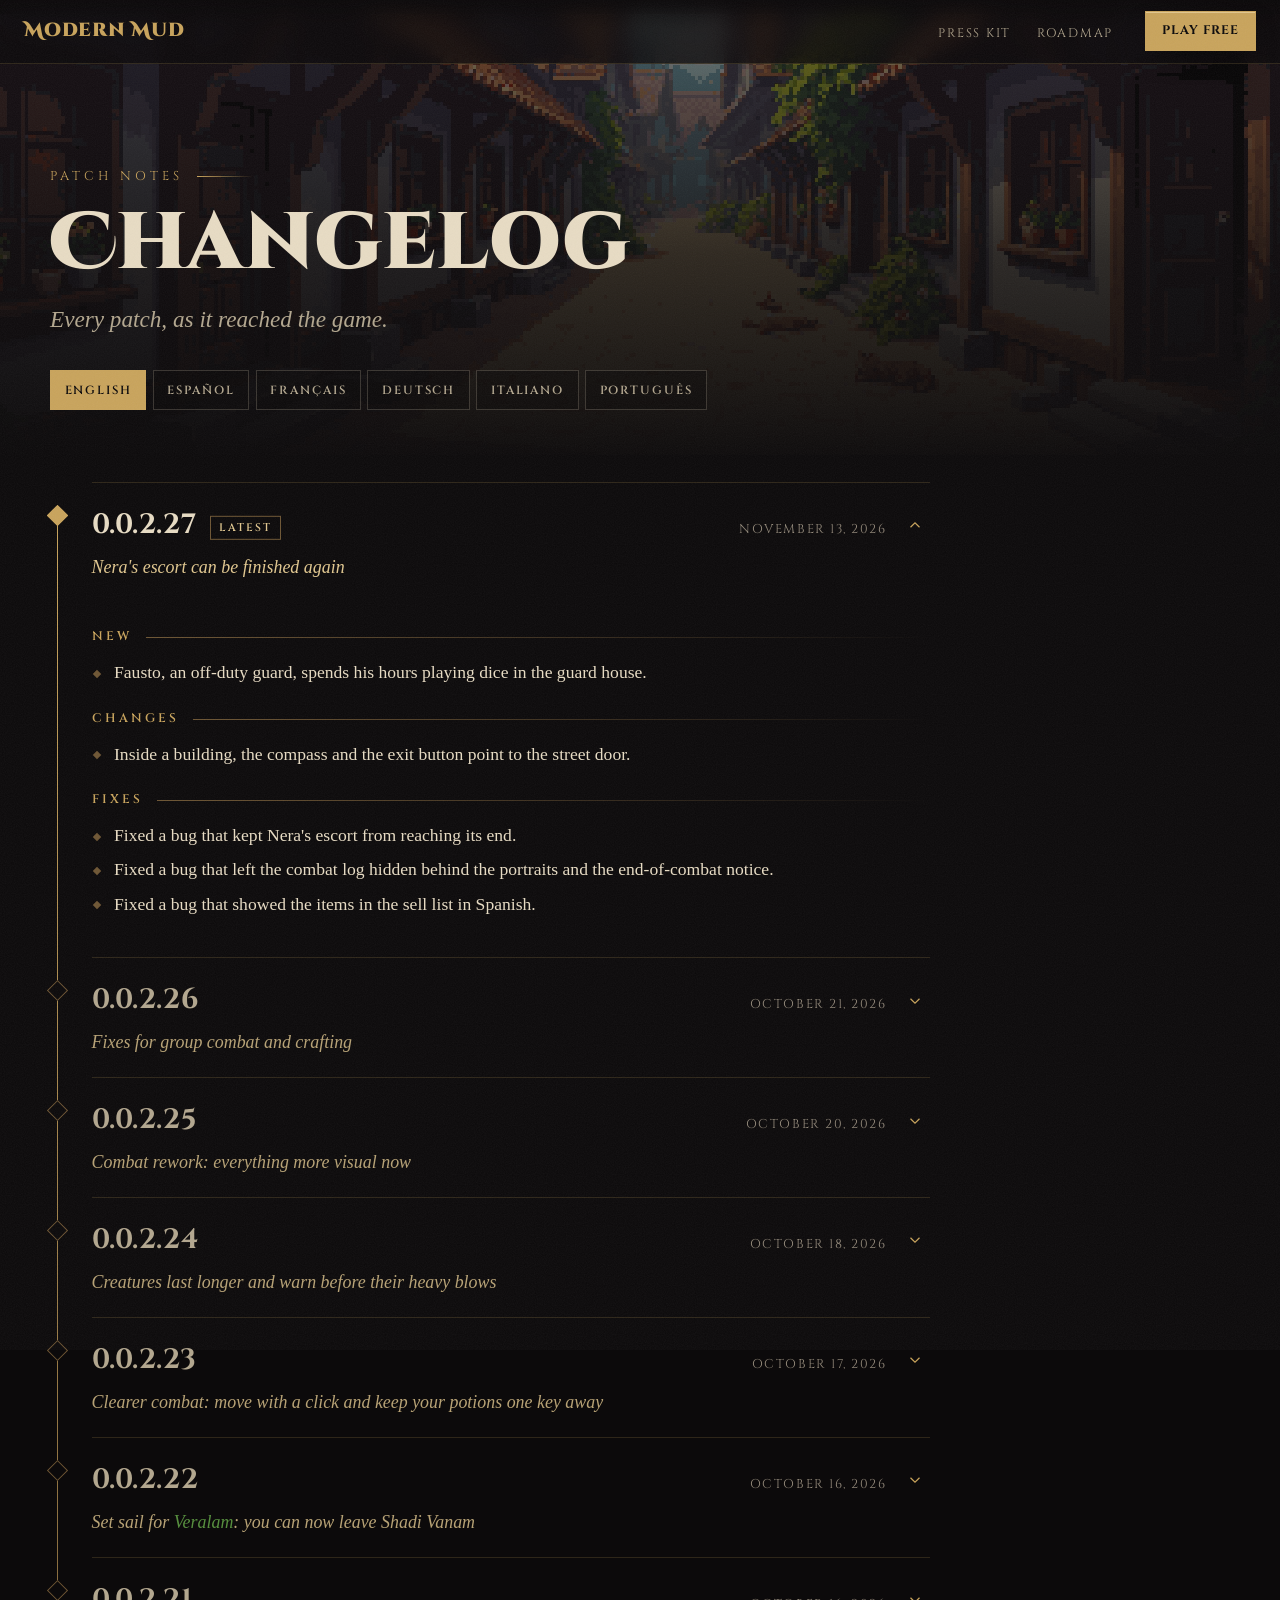
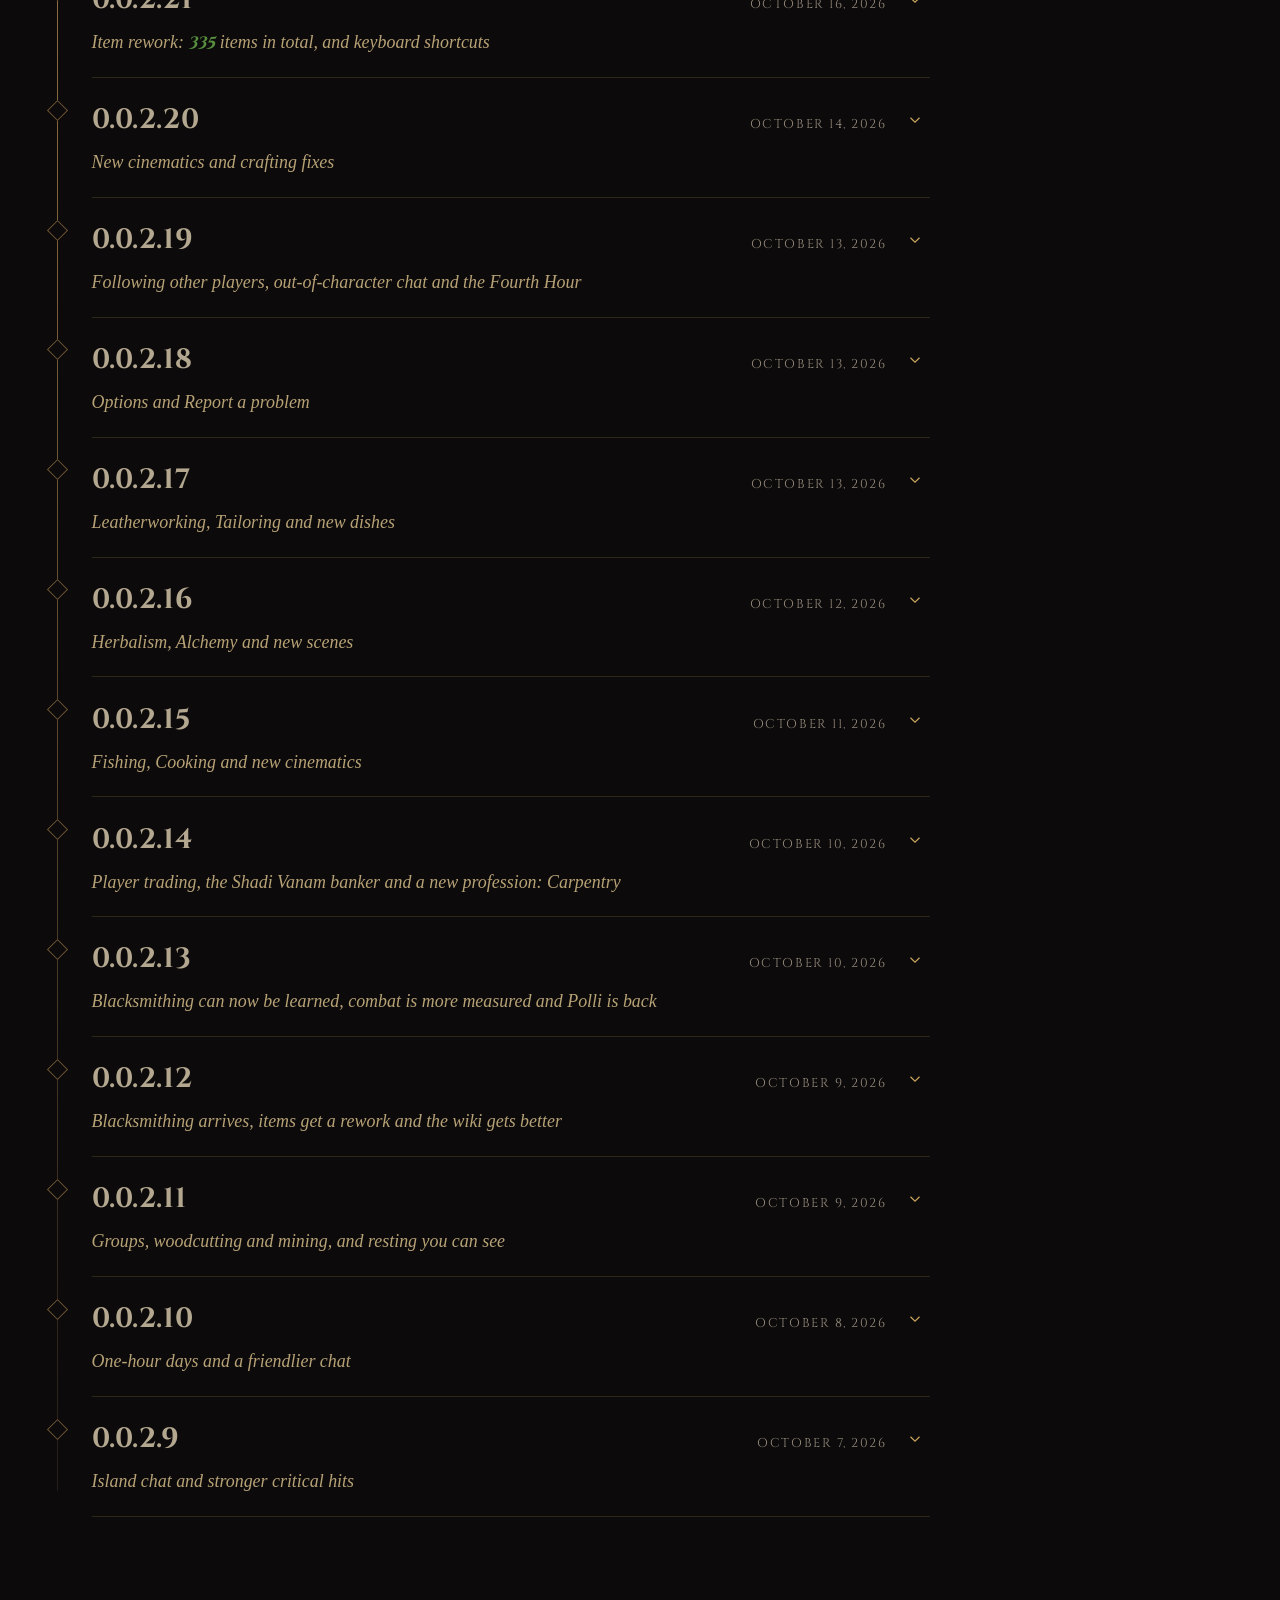
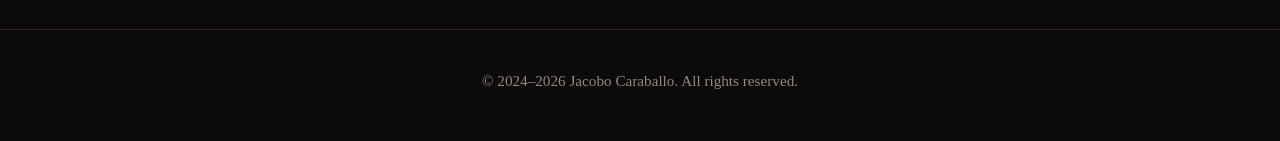
<file: changelog.html>
<!DOCTYPE html>
<html lang="en">
<head>
  <meta charset="UTF-8">
  <meta name="viewport" content="width=device-width, initial-scale=1.0">
  <title>Modern Mud — Changelog</title>
  <meta name="description" content="Every Modern Mud patch, as it reached the game, in six languages.">
  <meta property="og:title" content="Modern Mud — Changelog">
  <meta property="og:description" content="Every patch, as it reached the game.">
  <meta property="og:image" content="assets/cover.png">
  <meta name="theme-color" content="#0c0a0b">
  <link rel="icon" href="assets/gods/sigil_aelis.png">
  <link rel="preconnect" href="https://fonts.googleapis.com">
  <link rel="preconnect" href="https://fonts.gstatic.com" crossorigin>
  <link href="https://fonts.googleapis.com/css2?family=Cinzel+Decorative:wght@700;900&family=Cinzel:wght@500;600;700&family=IM+Fell+English:ital@0;1&display=swap" rel="stylesheet">
  <link rel="stylesheet" href="style.css">
  <link rel="stylesheet" href="changelog.css">
  <script>document.documentElement.classList.add('js');</script>
</head>
<body class="changelog-page">
  <a class="skip-link" href="#main" data-i18n="skip">Skip to content</a>
  <div class="grain" aria-hidden="true"></div>

  <nav class="topbar is-shown" aria-label="Sections">
    <a class="topbar-brand" href="index.html">Modern Mud</a>
    <ul>
      <li><a href="index.html" data-i18n="back">Press kit</a></li>
      <li><a href="index.html#roadmap" data-i18n="roadmap">Roadmap</a></li>
    </ul>
    <a class="btn btn-gold btn-sm" href="https://store.steampowered.com/app/3513750/Modern_Mud/" target="_blank" rel="noopener" data-i18n="play">Play free</a>
  </nav>

  <main id="main">
    <header class="cl-head">
      <div class="chapter-art" style="--art: url('assets/art/sv_pueblo_14.jpg')" aria-hidden="true"></div>
      <div class="wrap cl-head-inner">
        <p class="chapter-num" data-i18n="kicker">Patch notes</p>
        <h1 class="cl-title" data-i18n="title">Changelog</h1>
        <p class="cl-lead" data-i18n="lead">Every patch, as it reached the game.</p>
        <div class="cl-langs" role="group" aria-label="Language" id="langs"></div>
      </div>
    </header>

    <section class="wrap cl-body" aria-live="polite">
      <ol class="cl-log" id="log"></ol>
      <p class="cl-empty" id="empty" hidden></p>
    </section>
  </main>

  <footer class="footer">
    <p>&copy; 2024&ndash;2026 Jacobo Caraballo. All rights reserved.</p>
  </footer>

  <script src="changelog.js"></script>
</body>
</html>
</file>
<file: style.css>
/* Modern Mud press kit
   One accent (old gold) on warm off-black, the game's own pixel art as the
   scenery, Cinzel for the engraved voice and IM Fell English for the prose.
   Motion: ease-out entrances, nothing that moves while you read, everything
   gated behind prefers-reduced-motion. */

:root {
  --ink: #0c0a0b;
  --ink-2: #141112;
  --ink-3: #1d1819;
  --bone: #e8dcc4;
  --bone-dim: #b3a78f;
  --muted: #93897a;
  --gold: #c9a45c;
  --gold-pale: #e2c890;
  --gold-deep: #6e5634;
  --line: rgba(201, 164, 92, 0.18);
  --blood: #8a1414;

  /* Legacy names the roadmap block still uses. */
  --bg-card: linear-gradient(160deg, #191516 0%, #110e0f 100%);
  --border-stone: #2b2425;
  --text: var(--bone);
  --text-muted: var(--muted);
  --gold-dark: var(--gold-deep);
  --gold-light: var(--gold-pale);
  --blood-glow: #c0281e;

  --ease-out: cubic-bezier(0.23, 1, 0.32, 1);
  --ease-in-out: cubic-bezier(0.77, 0, 0.175, 1);

  --font-title: 'Cinzel Decorative', 'Cinzel', serif;
  --font-display: 'Cinzel', serif;
  --font-prose: 'IM Fell English', Georgia, serif;

  --wrap: 1180px;
  --z-grain: 50;
  --z-topbar: 40;
  --z-lightbox: 100;
}

*, *::before, *::after { box-sizing: border-box; }
* { margin: 0; padding: 0; }

html { scroll-behavior: smooth; }

body {
  background: var(--ink);
  color: var(--bone);
  font-family: var(--font-prose);
  font-size: 1.2rem;
  line-height: 1.65;
  -webkit-font-smoothing: antialiased;
  overflow-x: hidden;
}

img, video { display: block; max-width: 100%; }
a { color: inherit; }
em { font-style: italic; }

::selection { background: var(--gold); color: var(--ink); }

:focus-visible {
  outline: 2px solid var(--gold-pale);
  outline-offset: 3px;
}

.wrap {
  width: min(var(--wrap), 100% - 3rem);
  margin-inline: auto;
}

.skip-link {
  position: absolute;
  left: 1rem;
  top: -4rem;
  z-index: calc(var(--z-lightbox) + 1);
  background: var(--gold);
  color: var(--ink);
  padding: 0.6rem 1rem;
  font-family: var(--font-display);
  text-decoration: none;
}
.skip-link:focus { top: 1rem; }

/* Film grain over everything: breaks the digital flatness. */
.grain {
  position: fixed;
  inset: -50%;
  z-index: var(--z-grain);
  pointer-events: none;
  opacity: 0.06;
  background-image: url("data:image/svg+xml,%3Csvg xmlns='http://www.w3.org/2000/svg' width='160' height='160'%3E%3Cfilter id='n'%3E%3CfeTurbulence type='fractalNoise' baseFrequency='0.9' numOctaves='2' stitchTiles='stitch'/%3E%3CfeColorMatrix type='saturate' values='0'/%3E%3C/filter%3E%3Crect width='100%25' height='100%25' filter='url(%23n)'/%3E%3C/svg%3E");
}

/* ---------- Type ---------- */
h2 {
  font-family: var(--font-display);
  font-weight: 700;
  font-size: clamp(2.1rem, 4.2vw, 3.6rem);
  line-height: 1.05;
  letter-spacing: -0.01em;
  color: var(--bone);
  text-wrap: balance;
  margin-bottom: 1.6rem;
}

h3 {
  font-family: var(--font-display);
  font-weight: 600;
  font-size: 1.05rem;
  letter-spacing: 0.06em;
  color: var(--gold-pale);
  margin-bottom: 0.8rem;
}

p { text-wrap: pretty; }

.chapter-num {
  font-family: var(--font-display);
  font-size: 0.8rem;
  letter-spacing: 0.32em;
  text-transform: uppercase;
  color: var(--gold);
  margin-bottom: 1rem;
  display: flex;
  align-items: center;
  gap: 0.9rem;
}
.chapter-num::after {
  content: "";
  width: 56px;
  height: 1px;
  background: linear-gradient(90deg, var(--gold), transparent);
}

.muted { color: var(--muted); }

/* ---------- Buttons ---------- */
.btn {
  display: inline-flex;
  align-items: center;
  gap: 0.7rem;
  padding: 1rem 1.6rem;
  font-family: var(--font-display);
  font-weight: 700;
  font-size: 0.95rem;
  letter-spacing: 0.08em;
  text-transform: uppercase;
  text-decoration: none;
  border: 1px solid transparent;
  transition: transform 160ms var(--ease-out), background-color 200ms ease, color 200ms ease, border-color 200ms ease;
  -webkit-tap-highlight-color: transparent;
}
.btn:active { transform: scale(0.97); }
.btn .ico { width: 1.25em; height: 1.25em; fill: currentColor; }

.btn-gold {
  background: var(--gold);
  color: var(--ink);
  box-shadow: 0 10px 30px -12px rgba(0, 0, 0, 0.9), inset 0 1px 0 rgba(255, 240, 200, 0.45);
}
.btn-gold:hover { background: var(--gold-pale); }

.btn-ghost {
  color: var(--bone);
  border-color: rgba(232, 220, 196, 0.28);
  background: rgba(12, 10, 11, 0.35);
  backdrop-filter: blur(6px);
}
.btn-ghost:hover { border-color: var(--gold); color: var(--gold-pale); }

.btn-sm { padding: 0.55rem 1rem; font-size: 0.78rem; }

/* ---------- Top bar ---------- */
.topbar {
  position: fixed;
  inset: 0 0 auto 0;
  z-index: var(--z-topbar);
  display: flex;
  align-items: center;
  gap: 2rem;
  padding: 0.7rem 1.5rem;
  background: rgba(12, 10, 11, 0.78);
  backdrop-filter: blur(10px);
  border-bottom: 1px solid var(--line);
  transform: translateY(-100%);
  transition: transform 300ms var(--ease-out);
}
.topbar.is-shown { transform: translateY(0); }
.topbar-brand {
  font-family: var(--font-title);
  font-weight: 900;
  color: var(--gold);
  text-decoration: none;
  letter-spacing: 0.04em;
}
.topbar ul { display: flex; gap: 1.6rem; list-style: none; margin-left: auto; }
.topbar ul a {
  font-family: var(--font-display);
  font-size: 0.78rem;
  letter-spacing: 0.14em;
  text-transform: uppercase;
  color: var(--bone-dim);
  text-decoration: none;
  transition: color 200ms ease;
}
.topbar ul a:hover { color: var(--gold-pale); }

.topbar-brand, .topbar ul a, .topbar .btn { white-space: nowrap; }

@media (max-width: 980px) {
  .topbar { gap: 1.2rem; }
  .topbar ul { gap: 1.1rem; }
  .topbar ul li:nth-child(4) { display: none; }
}
@media (max-width: 1120px) and (min-width: 981px) {
  .topbar ul li:nth-child(4) { display: none; }
}
@media (max-width: 760px) {
  .topbar ul { display: none; }
  .topbar .btn { margin-left: auto; }
}

/* ---------- Hero ---------- */
.hero {
  position: relative;
  min-height: 100dvh;
  display: grid;
  place-items: center;
  text-align: center;
  overflow: hidden;
  isolation: isolate;
}

.hero-media { position: absolute; inset: 0; z-index: -3; }
.hero-video,
.hero-media .hero-poster {
  width: 100%;
  height: 100%;
  object-fit: cover;
  object-position: 50% 45%;
  image-rendering: pixelated;
  transform: scale(1.06);
  animation: hero-settle 2.4s var(--ease-out) both;
}
.hero-media .hero-poster { display: none; }

@keyframes hero-settle { from { transform: scale(1.14); } to { transform: scale(1.06); } }

.embers { position: absolute; inset: 0; z-index: -2; width: 100%; height: 100%; pointer-events: none; }

.hero-shade {
  position: absolute;
  inset: 0;
  z-index: -1;
  background:
    radial-gradient(ellipse 70% 55% at 50% 52%, rgba(12, 10, 11, 0.15), rgba(12, 10, 11, 0.7) 75%),
    linear-gradient(180deg, rgba(12, 10, 11, 0.55) 0%, rgba(12, 10, 11, 0) 30%, rgba(12, 10, 11, 0) 60%, var(--ink) 100%);
}

.hero-inner { padding: 7rem 1.5rem 6rem; max-width: 1100px; }

@media (max-aspect-ratio: 4/5) {
  .hero { place-items: start center; }
  .hero-inner { padding-top: clamp(5rem, 11vh, 8rem); }
  .hero-video, .hero-media .hero-poster { object-position: 50% 60%; }
  .hero-shade {
    background:
      linear-gradient(180deg, rgba(12, 10, 11, 0.82) 0%, rgba(12, 10, 11, 0.45) 45%, rgba(12, 10, 11, 0.2) 65%, var(--ink) 100%);
  }
}

.hero-kicker {
  font-family: var(--font-display);
  font-size: 0.85rem;
  letter-spacing: 0.42em;
  text-transform: uppercase;
  color: var(--gold-pale);
  margin-bottom: 1.2rem;
}

.hero-title {
  font-family: var(--font-title);
  font-weight: 900;
  font-size: clamp(3.4rem, 11vw, 9.5rem);
  line-height: 0.92;
  letter-spacing: -0.01em;
  color: var(--bone);
  text-shadow: 0 4px 0 rgba(12, 10, 11, 0.6), 0 18px 40px rgba(12, 10, 11, 0.85);
}

.hero-tagline {
  font-style: italic;
  font-size: clamp(1.25rem, 2.2vw, 1.7rem);
  color: var(--bone-dim);
  margin: 1.4rem 0 2.4rem;
  text-shadow: 0 2px 12px rgba(12, 10, 11, 0.9);
}

.hero-cta { display: flex; flex-wrap: wrap; gap: 1rem; justify-content: center; }

.hero-note {
  margin-top: 1.6rem;
  font-family: var(--font-display);
  font-size: 0.75rem;
  letter-spacing: 0.22em;
  text-transform: uppercase;
  color: var(--bone-dim);
}

.scroll-cue {
  position: absolute;
  bottom: 1.8rem;
  left: 50%;
  translate: -50% 0;
  width: 26px;
  height: 42px;
  border: 1px solid rgba(232, 220, 196, 0.4);
  border-radius: 14px;
}
.scroll-cue span {
  position: absolute;
  left: 50%;
  top: 8px;
  width: 3px;
  height: 8px;
  margin-left: -1.5px;
  border-radius: 2px;
  background: var(--gold-pale);
  animation: cue 1.8s var(--ease-in-out) infinite;
}
@keyframes cue {
  0% { transform: translateY(0); opacity: 0; }
  30% { opacity: 1; }
  100% { transform: translateY(14px); opacity: 0; }
}

/* ---------- Reveal on scroll ----------
   Ease-out, short travel, and a small stagger set by main.js. */
.js .reveal {
  opacity: 0;
  transform: translateY(18px);
  transition: opacity 700ms var(--ease-out), transform 700ms var(--ease-out);
  transition-delay: var(--d, 0ms);
}
.js .reveal.is-in { opacity: 1; transform: none; }

/* ---------- Manifesto ---------- */
.manifesto {
  position: relative;
  padding: clamp(6rem, 14vw, 11rem) 0 clamp(7rem, 15vw, 12rem);
  overflow: hidden;
  isolation: isolate;
}
.manifesto-bg {
  position: absolute;
  inset: 0;
  z-index: -1;
  background:
    linear-gradient(180deg, var(--ink) 0%, rgba(12, 10, 11, 0.82) 40%, rgba(12, 10, 11, 0.9) 100%),
    var(--art) center / cover no-repeat;
  image-rendering: pixelated;
}
.manifesto .wrap { max-width: 980px; }
.manifesto-title {
  font-size: clamp(2.6rem, 6.5vw, 5.6rem);
  color: var(--gold-pale);
  margin-bottom: 3rem;
}
.manifesto-body { max-width: 34ch; font-size: clamp(1.5rem, 2.6vw, 2.15rem); line-height: 1.35; }
.manifesto-body p + p { margin-top: 1.6rem; }

/* Lines light up as they scroll through the middle of the screen. */
.fill-text {
  color: transparent;
  background: linear-gradient(90deg, var(--bone) 0 50%, rgba(232, 220, 196, 0.22) 50% 100%);
  background-size: 200% 100%;
  background-position: 100% 0;
  -webkit-background-clip: text;
  background-clip: text;
}
@supports (animation-timeline: view()) {
  .fill-text {
    animation: fill-in linear both;
    animation-timeline: view();
    animation-range: entry 20% cover 55%;
  }
}
@supports not (animation-timeline: view()) {
  .fill-text { background-position: 0 0; }
}
@keyframes fill-in { from { background-position: 100% 0; } to { background-position: 0 0; } }

.manifesto-close {
  margin-top: 2.6rem !important;
  font-size: clamp(1.35rem, 2vw, 1.65rem);
  color: var(--bone-dim);
  border-left: 2px solid var(--gold);
  padding-left: 1.2rem;
  max-width: 40ch;
}
.manifesto-close strong { color: var(--gold-pale); font-family: var(--font-display); font-weight: 700; }

/* ---------- Chapters ---------- */
.chapter,
.gods,
.warning {
  position: relative;
  padding: clamp(5rem, 11vw, 9rem) 0;
  overflow: hidden;
  isolation: isolate;
}

/* The room art bleeds in from one side and fades into the ink. */
.chapter-art {
  position: absolute;
  inset: 0;
  z-index: -1;
  background:
    linear-gradient(90deg, var(--ink) 0%, rgba(12, 10, 11, 0.92) 38%, rgba(12, 10, 11, 0.5) 70%, rgba(12, 10, 11, 0.75) 100%),
    linear-gradient(180deg, var(--ink) 0%, transparent 18%, transparent 82%, var(--ink) 100%),
    var(--art) 70% center / cover no-repeat;
  image-rendering: pixelated;
}
.chapter--flip .chapter-art {
  background:
    linear-gradient(270deg, var(--ink) 0%, rgba(12, 10, 11, 0.92) 38%, rgba(12, 10, 11, 0.5) 70%, rgba(12, 10, 11, 0.75) 100%),
    linear-gradient(180deg, var(--ink) 0%, transparent 18%, transparent 82%, var(--ink) 100%),
    var(--art) 30% center / cover no-repeat;
}
@supports (animation-timeline: view()) {
  .chapter-art {
    animation: drift linear both;
    animation-timeline: view();
  }
}
@keyframes drift { from { transform: translateY(-4%) scale(1.08); } to { transform: translateY(4%) scale(1.08); } }

.chapter-grid {
  display: grid;
  grid-template-columns: minmax(0, 1.1fr) minmax(0, 0.9fr);
  gap: clamp(2.5rem, 6vw, 6rem);
  align-items: center;
}
.chapter--flip .chapter-text { order: 2; }
.chapter-text p { max-width: 58ch; color: var(--bone-dim); }
.chapter-text p + p { margin-top: 1.1rem; }

/* A phone-shaped frame for the vertical reels. */
.phone {
  justify-self: center;
  width: min(330px, 80vw);
  padding: 10px;
  border-radius: 34px;
  background: linear-gradient(160deg, #2a2324, #120f10);
  box-shadow: 0 0 0 1px rgba(201, 164, 92, 0.25), 0 40px 80px -20px rgba(0, 0, 0, 0.95);
}
.phone video {
  width: 100%;
  aspect-ratio: 9 / 16;
  object-fit: cover;
  border-radius: 25px;
  background: var(--ink-2);
}
.phone figcaption {
  margin-top: 1rem;
  text-align: center;
  font-size: 0.98rem;
  font-style: italic;
  color: var(--bone-dim);
}
.phone--sm { width: min(280px, 72vw); }

/* Two screenshots, the second overlapping the first. */
.shot-stack { position: relative; padding-bottom: 18%; }
.shot-stack img {
  width: 88%;
  border: 1px solid var(--line);
  box-shadow: 0 30px 60px -20px rgba(0, 0, 0, 0.95);
}
.shot-stack img:last-child {
  position: absolute;
  right: 0;
  bottom: 0;
  width: 70%;
}

@media (max-width: 860px) {
  .chapter-grid { grid-template-columns: 1fr; }
  .chapter--flip .chapter-text { order: 0; }
  .chapter-art,
  .chapter--flip .chapter-art {
    background:
      linear-gradient(180deg, var(--ink) 0%, rgba(12, 10, 11, 0.86) 30%, rgba(12, 10, 11, 0.86) 70%, var(--ink) 100%),
      var(--art) center / cover no-repeat;
  }
}

/* ---------- Gods ---------- */
.gods .chapter-art {
  background:
    radial-gradient(ellipse 80% 70% at 50% 45%, rgba(12, 10, 11, 0.55), var(--ink) 80%),
    var(--art) center / cover no-repeat;
}
.gods .wrap { text-align: center; }
.gods .chapter-num { justify-content: center; }
.gods .chapter-num::before {
  content: "";
  width: 56px;
  height: 1px;
  background: linear-gradient(270deg, var(--gold), transparent);
}

.sigils {
  list-style: none;
  display: grid;
  grid-template-columns: repeat(8, minmax(0, 1fr));
  gap: clamp(0.6rem, 2vw, 1.6rem);
  margin: 1rem auto 3rem;
  max-width: 980px;
}
.sigils li { position: relative; display: grid; justify-items: center; gap: 0.35rem; border-radius: 6px; outline-offset: 6px; }

/* God tooltip: mouse and keyboard only. It rises from the sigil (origin at
   its bottom edge), waits a beat the first time, then opens instantly while
   you move along the row (main.js sets .is-warm). */
.god-tip { display: none; }
@media (hover: hover) and (pointer: fine) and (min-width: 721px) {
  .god-tip {
    display: block;
    position: absolute;
    z-index: 5;
    bottom: calc(100% + 14px);
    left: 50%;
    width: 280px;
    padding: 1rem 1.1rem 1.05rem;
    text-align: left;
    font-family: var(--font-prose);
    font-size: 1.02rem;
    line-height: 1.45;
    color: var(--bone-dim);
    background: rgba(18, 15, 16, 0.96);
    border: 1px solid rgba(201, 164, 92, 0.35);
    box-shadow: 0 24px 50px -18px rgba(0, 0, 0, 0.95);
    pointer-events: none;
    opacity: 0;
    transform: translateX(-50%) translateY(6px) scale(0.97);
    transform-origin: 50% 100%;
    transition: opacity 160ms ease-out, transform 200ms var(--ease-out);
    transition-delay: 0ms;
  }
  .god-tip::after {
    content: "";
    position: absolute;
    left: 50%;
    top: 100%;
    width: 10px;
    height: 10px;
    margin: -5px 0 0 -5px;
    background: inherit;
    border-right: 1px solid rgba(201, 164, 92, 0.35);
    border-bottom: 1px solid rgba(201, 164, 92, 0.35);
    transform: rotate(45deg);
  }
  .god-tip b {
    display: block;
    font-family: var(--font-display);
    font-size: 0.82rem;
    letter-spacing: 0.14em;
    text-transform: uppercase;
    color: var(--gold-pale);
    margin-bottom: 0.45rem;
  }
  .god-tip em { display: block; font-style: normal; font-size: 0.92rem; margin-top: 0.5rem; color: var(--bone); }
  .god-tip em + em { margin-top: 0.15rem; }
  .god-tip i {
    font-style: normal;
    font-family: var(--font-display);
    font-size: 0.74rem;
    letter-spacing: 0.14em;
    text-transform: uppercase;
    color: var(--gold);
    margin-right: 0.35rem;
  }
  .sigils li:hover .god-tip,
  .sigils li:focus-visible .god-tip {
    opacity: 1;
    transform: translateX(-50%) translateY(0) scale(1);
    transition-delay: 220ms;
  }
  .sigils.is-warm li:hover .god-tip,
  .sigils.is-warm li:focus-visible .god-tip { transition-delay: 0ms; transition-duration: 0ms; }

  /* Keep the tips inside the row at both ends. */
  .sigils li:nth-child(-n+2) .god-tip { left: 0; transform: translateY(6px) scale(0.97); transform-origin: 20% 100%; }
  .sigils li:nth-child(-n+2):hover .god-tip,
  .sigils li:nth-child(-n+2):focus-visible .god-tip { transform: none; }
  .sigils li:nth-child(-n+2) .god-tip::after { left: 44px; }
  .sigils li:nth-last-child(-n+2) .god-tip { left: auto; right: 0; transform: translateY(6px) scale(0.97); transform-origin: 80% 100%; }
  .sigils li:nth-last-child(-n+2):hover .god-tip,
  .sigils li:nth-last-child(-n+2):focus-visible .god-tip { transform: none; }
  .sigils li:nth-last-child(-n+2) .god-tip::after { left: auto; right: 39px; }
}
.sigils img {
  width: 100%;
  max-width: 96px;
  image-rendering: pixelated;
  filter: drop-shadow(0 12px 18px rgba(0, 0, 0, 0.8));
  transition: transform 300ms var(--ease-out);
}
.sigils li > span:not(.god-tip) { font-family: var(--font-display); font-weight: 700; font-size: 0.95rem; color: var(--bone); }
.sigils small { font-size: 0.85rem; font-style: italic; color: var(--muted); }

.gods-text { max-width: 62ch; margin-inline: auto; color: var(--bone-dim); }
.gods-text p + p { margin-top: 1.1rem; }

@media (max-width: 720px) {
  .sigils { grid-template-columns: repeat(4, minmax(0, 1fr)); row-gap: 1.6rem; }
}

/* ---------- Watch ---------- */
.watch { padding: clamp(5rem, 10vw, 8rem) 0; background: linear-gradient(180deg, var(--ink), var(--ink-2) 50%, var(--ink)); }
.watch-grid {
  display: grid;
  grid-template-columns: minmax(0, 1fr) auto;
  gap: clamp(2rem, 4vw, 3.5rem);
  align-items: center;
}

/* A poster with a play button; the YouTube player only loads on click. */
.trailer {
  position: relative;
  display: block;
  width: 100%;
  aspect-ratio: 16 / 9;
  border: 1px solid var(--line);
  background: var(--ink-2);
  cursor: pointer;
  overflow: hidden;
  padding: 0;
  transition: transform 160ms var(--ease-out);
}
.trailer:active { transform: scale(0.99); }
.trailer img { width: 100%; height: 100%; object-fit: cover; image-rendering: pixelated; transition: transform 600ms var(--ease-out); }
.trailer::after {
  content: "";
  position: absolute;
  inset: 0;
  background: linear-gradient(180deg, rgba(12, 10, 11, 0.1), rgba(12, 10, 11, 0.65));
}
.trailer .play {
  position: absolute;
  z-index: 1;
  left: 50%;
  top: 50%;
  width: 92px;
  height: 92px;
  translate: -50% -50%;
  border-radius: 50%;
  background: rgba(12, 10, 11, 0.55);
  border: 1px solid rgba(232, 220, 196, 0.6);
  backdrop-filter: blur(4px);
  transition: transform 300ms var(--ease-out), background-color 200ms ease;
}
.trailer .play::before {
  content: "";
  position: absolute;
  left: 54%;
  top: 50%;
  translate: -50% -50%;
  border-style: solid;
  border-width: 14px 0 14px 23px;
  border-color: transparent transparent transparent var(--bone);
}
.trailer-label {
  position: absolute;
  z-index: 1;
  left: 1.4rem;
  bottom: 1.2rem;
  font-family: var(--font-display);
  font-size: 0.8rem;
  letter-spacing: 0.24em;
  text-transform: uppercase;
  color: var(--bone);
}
.trailer iframe { position: absolute; inset: 0; width: 100%; height: 100%; border: 0; z-index: 2; }

@media (max-width: 860px) {
  .watch-grid { grid-template-columns: 1fr; }
}

/* ---------- Features ---------- */
.features { padding: clamp(5rem, 10vw, 8rem) 0; }
.feature-list {
  list-style: none;
  display: grid;
  grid-template-columns: repeat(2, minmax(0, 1fr));
  border-top: 1px solid var(--line);
}
.feature-list li {
  position: relative;
  display: grid;
  grid-template-columns: 4.2rem 1fr;
  gap: 1rem;
  padding: 2rem 2rem 2.2rem 0;
  border-bottom: 1px solid var(--line);
}
.feature-list li:nth-child(odd) { padding-right: 3rem; border-right: 1px solid var(--line); }
.feature-list li:nth-child(even) { padding-left: 2.5rem; }
.feature-list li:last-child:nth-child(odd) { grid-column: 1 / -1; border-right: 0; }

/* A soft light follows the pointer across each feature (mouse only). */
.feature-list li::before {
  content: "";
  position: absolute;
  inset: 0;
  pointer-events: none;
  opacity: 0;
  background: radial-gradient(260px circle at var(--mx, 50%) var(--my, 50%), rgba(201, 164, 92, 0.08), transparent 70%);
  transition: opacity 300ms ease;
}
.num {
  font-family: var(--font-display);
  font-weight: 700;
  font-size: 1.6rem;
  color: var(--gold-deep);
  line-height: 1.2;
  transition: color 200ms ease;
}
.feature-list strong {
  display: block;
  font-family: var(--font-display);
  font-weight: 700;
  font-size: 1.1rem;
  color: var(--bone);
  margin-bottom: 0.4rem;
}
.feature-list p { color: var(--bone-dim); font-size: 1.08rem; }

@media (max-width: 760px) {
  .feature-list { grid-template-columns: 1fr; }
  .feature-list li,
  .feature-list li:nth-child(odd),
  .feature-list li:nth-child(even) { padding: 1.6rem 0; border-right: 0; grid-template-columns: 2.6rem 1fr; gap: 0.6rem; }
  .num { font-size: 1.25rem; }
}

/* ---------- Gallery carousel ----------
   Drag it with the mouse (with momentum), swipe it on touch, or use the
   arrows. It runs edge to edge; the ends fade out instead of leaving a gap. */
.gallery-band { padding: clamp(3rem, 6vw, 4.5rem) 0 clamp(4rem, 8vw, 6rem); }
.gallery-head { display: flex; align-items: end; justify-content: space-between; gap: 1rem; }
.strip-nav { display: flex; gap: 0.6rem; margin-bottom: 1.6rem; }
.strip-btn {
  width: 48px;
  height: 48px;
  display: grid;
  place-items: center;
  font-size: 1.8rem;
  line-height: 1;
  color: var(--bone-dim);
  background: transparent;
  border: 1px solid var(--line);
  cursor: pointer;
  transition: color 200ms ease, border-color 200ms ease, opacity 200ms ease, transform 120ms var(--ease-out);
}
.strip-btn:hover { color: var(--gold-pale); border-color: var(--gold); }
.strip-btn:active { transform: scale(0.95); }
.strip-btn:disabled { opacity: 0.3; cursor: default; }

.filmstrip {
  display: grid;
  grid-auto-flow: column;
  grid-auto-columns: min(620px, 82vw);
  gap: 1.2rem;
  overflow-x: auto;
  overscroll-behavior-x: contain;
  scroll-snap-type: x mandatory;
  scroll-padding-inline: 1.5rem;
  padding: 0.5rem 1.5rem 0.5rem;
  scrollbar-width: none;
  cursor: grab;
  -webkit-mask-image: linear-gradient(90deg, transparent 0, #000 1.5rem, #000 calc(100% - 4rem), transparent 100%);
  mask-image: linear-gradient(90deg, transparent 0, #000 1.5rem, #000 calc(100% - 4rem), transparent 100%);
}
.filmstrip::-webkit-scrollbar { display: none; }
.filmstrip.is-dragging { cursor: grabbing; scroll-snap-type: none; user-select: none; }
.filmstrip.is-dragging a { pointer-events: none; }
.filmstrip a {
  scroll-snap-align: start;
  display: block;
  overflow: hidden;
  border: 1px solid var(--line);
  aspect-ratio: 16 / 9;
  transition: transform 160ms var(--ease-out), border-color 200ms ease;
  -webkit-user-drag: none;
}
.filmstrip img { width: 100%; height: 100%; object-fit: cover; transition: transform 400ms var(--ease-out); -webkit-user-drag: none; pointer-events: none; }
.filmstrip a:active { transform: scale(0.98); }

/* A thin progress line under the strip instead of a scrollbar. */
.strip-progress { width: min(var(--wrap), 100% - 3rem); margin: 1.4rem auto 0; height: 1px; background: var(--line); position: relative; overflow: hidden; }
.strip-progress span { position: absolute; inset: 0 auto 0 0; width: 100%; background: var(--gold); transform-origin: left; transform: scaleX(var(--p, 0.2)); transition: transform 120ms linear; }

@media (hover: none) { .strip-nav { display: none; } }

/* ---------- Roadmap ----------
   A path down the page: one gold line, a node per stage, the items as an
   open grid (no boxes), then Midas Mohn as a full-bleed vista. */
.roadmap {
  position: relative;
  padding: clamp(5rem, 11vw, 9rem) 0 2rem;
  overflow: hidden;
  isolation: isolate;
}
.roadmap > .chapter-art {
  background:
    linear-gradient(180deg, var(--ink) 0%, rgba(12, 10, 11, 0.86) 14%, rgba(12, 10, 11, 0.94) 45%, var(--ink) 62%),
    var(--art) center top / 100% auto no-repeat;
}
.roadmap-lead { color: var(--bone-dim); font-size: clamp(1.25rem, 2vw, 1.5rem); font-style: italic; margin-bottom: 3.5rem; }

.stages { list-style: none; position: relative; padding-left: 2.6rem; }
.stages::before {
  content: "";
  position: absolute;
  left: 7px;
  top: 0.7rem;
  bottom: 0;
  width: 1px;
  background: linear-gradient(180deg, var(--gold), var(--gold-deep) 70%, transparent);
}
.stage + .stage { margin-top: 4rem; }
.stage-head { position: relative; display: flex; flex-wrap: wrap; align-items: baseline; gap: 0.6rem 1.2rem; margin-bottom: 1.8rem; }
.stage-head h3 {
  font-size: clamp(1.5rem, 2.6vw, 2.1rem);
  font-weight: 700;
  letter-spacing: 0;
  color: var(--bone);
  margin: 0;
}
.stage-mark {
  position: absolute;
  left: -2.6rem;
  top: 0.55rem;
  width: 15px;
  height: 15px;
  transform: rotate(45deg);
  background: var(--ink);
  border: 1px solid var(--gold);
}
.stage--now .stage-mark { background: var(--gold); }

.stage-status {
  display: inline-flex;
  align-items: center;
  gap: 0.5rem;
  font-family: var(--font-display);
  font-size: 0.78rem;
  letter-spacing: 0.16em;
  text-transform: uppercase;
  color: var(--gold-pale);
}
.live-dot {
  width: 7px;
  height: 7px;
  border-radius: 50%;
  background: var(--gold-pale);
}

.stage-items {
  list-style: none;
  display: grid;
  grid-template-columns: repeat(3, minmax(0, 1fr));
  gap: 2.2rem 2.4rem;
}
.stage-items li { display: grid; grid-template-columns: 30px 1fr; gap: 0.9rem; align-items: start; }
.rm-ico {
  width: 30px;
  height: 30px;
  fill: none;
  stroke: var(--gold);
  stroke-width: 1.5;
  stroke-linecap: round;
  stroke-linejoin: round;
  margin-top: 0.15rem;
}
.stage:not(.stage--now) .rm-ico { stroke: var(--gold-deep); }
.stage-items h4 {
  font-family: var(--font-display);
  font-weight: 700;
  font-size: 1.02rem;
  color: var(--bone);
  margin-bottom: 0.3rem;
}
.stage-items p { color: var(--bone-dim); font-size: 1.04rem; line-height: 1.5; }
.stage:not(.stage--now) .stage-items h4 { color: var(--bone-dim); }
.stage:not(.stage--now) .stage-items p { color: var(--muted); }

@media (max-width: 960px) { .stage-items { grid-template-columns: repeat(2, minmax(0, 1fr)); } }
@media (max-width: 600px) {
  .stage-items { grid-template-columns: 1fr; gap: 1.6rem; }
  .stages { padding-left: 2rem; }
  .stage-mark { left: -2rem; }
}

/* Midas Mohn: the city on the cover, as a vista. */
.horizon { position: relative; margin-top: clamp(5rem, 10vw, 8rem); padding: clamp(4rem, 9vw, 7rem) 0; isolation: isolate; }
.horizon-art { position: absolute; inset: 0; z-index: -1; overflow: hidden; }
.horizon-art img { width: 100%; height: 100%; object-fit: cover; object-position: 50% 30%; image-rendering: pixelated; }
.horizon-art::after {
  content: "";
  position: absolute;
  inset: 0;
  background:
    linear-gradient(90deg, rgba(12, 10, 11, 0.94) 0%, rgba(12, 10, 11, 0.82) 42%, rgba(12, 10, 11, 0.2) 75%, rgba(12, 10, 11, 0.4) 100%),
    linear-gradient(180deg, var(--ink) 0%, transparent 16%, transparent 84%, var(--ink) 100%);
}
.horizon-text { max-width: 560px; }
.horizon-tag {
  font-family: var(--font-display);
  font-size: 0.8rem;
  letter-spacing: 0.3em;
  text-transform: uppercase;
  color: #d65a4a;
  margin-bottom: 0.6rem;
}
.horizon-title {
  font-family: var(--font-title);
  font-weight: 900;
  font-size: clamp(2.6rem, 6vw, 4.6rem);
  line-height: 1;
  letter-spacing: 0;
  color: var(--bone);
  margin-bottom: 1.2rem;
}
.horizon-text > p { color: var(--bone-dim); }
.horizon-list { list-style: none; display: grid; grid-template-columns: repeat(2, minmax(0, 1fr)); gap: 1.1rem 1.6rem; margin: 2rem 0; }
.horizon-list li { color: var(--bone-dim); font-size: 1rem; line-height: 1.45; padding-left: 0.9rem; border-left: 1px solid rgba(214, 90, 74, 0.5); }
.horizon-list strong { display: block; font-family: var(--font-display); font-weight: 700; font-size: 0.95rem; color: var(--bone); margin-bottom: 0.15rem; }
.horizon-whisper { font-style: italic; color: var(--gold-pale); font-size: 1.2rem; }

@media (max-width: 1100px) and (min-width: 761px) {
  .horizon-art::after {
    background:
      linear-gradient(90deg, rgba(12, 10, 11, 0.93) 0%, rgba(12, 10, 11, 0.86) 70%, rgba(12, 10, 11, 0.6) 100%),
      linear-gradient(180deg, var(--ink) 0%, transparent 16%, transparent 84%, var(--ink) 100%);
  }
}
@media (max-width: 760px) {
  .horizon-art::after { background: linear-gradient(180deg, var(--ink) 0%, rgba(12, 10, 11, 0.55) 25%, rgba(12, 10, 11, 0.9) 55%, var(--ink) 100%); }
  .horizon-art img { height: 50%; }
  .horizon-inner { padding-top: 32vw; }
  .horizon-list { grid-template-columns: 1fr; }
}

.roadmap-note { margin-top: 2.5rem; color: var(--muted); font-size: 1rem; }
.roadmap-note a { color: var(--gold-pale); }


/* ---------- Not for everyone ---------- */
.warning .chapter-art {
  background:
    radial-gradient(ellipse 75% 70% at 50% 50%, rgba(12, 10, 11, 0.62), var(--ink) 85%),
    var(--art) center / cover no-repeat;
}
.warning-inner { max-width: 860px; text-align: center; }
.warning h2 { font-size: clamp(2.2rem, 5vw, 4.2rem); }
.warning p { color: var(--bone-dim); font-size: clamp(1.2rem, 1.8vw, 1.4rem); max-width: 62ch; margin: 0 auto 1.2rem; }
.warning .welcome {
  font-family: var(--font-title);
  font-weight: 900;
  font-style: normal;
  font-size: clamp(2.4rem, 6vw, 4.6rem);
  color: var(--gold-pale);
  margin: 2.4rem auto 2.4rem;
}

/* ---------- Dossier ---------- */
.dossier { padding: clamp(5rem, 9vw, 7rem) 0; background: var(--ink-2); border-top: 1px solid var(--line); }
.dossier-grid { display: grid; grid-template-columns: minmax(0, 1.3fr) minmax(0, 1fr); gap: clamp(2.5rem, 6vw, 5rem); }
.facts { display: grid; grid-template-columns: repeat(2, minmax(0, 1fr)); gap: 0 2rem; }
.facts div { padding: 1.1rem 0; border-bottom: 1px solid var(--line); }
.facts dt {
  font-family: var(--font-display);
  font-size: 0.72rem;
  letter-spacing: 0.24em;
  text-transform: uppercase;
  color: var(--gold);
  margin-bottom: 0.3rem;
}
.facts dd { color: var(--bone); font-size: 1.1rem; }
.dossier-side { display: grid; gap: 2.6rem; align-content: start; }
.plain { list-style: none; }
.plain li { padding: 0.35rem 0; color: var(--bone-dim); }
.plain strong { color: var(--bone); font-family: var(--font-display); font-weight: 600; font-size: 0.95rem; margin-right: 0.5rem; }
.contact { display: flex; flex-wrap: wrap; gap: 0.8rem; }

@media (max-width: 860px) {
  .dossier-grid { grid-template-columns: 1fr; }
}
@media (max-width: 600px) {
  .facts { grid-template-columns: 1fr; }
}

.footer {
  padding: 2.4rem 1.5rem 3rem;
  text-align: center;
  color: var(--muted);
  font-size: 0.95rem;
  border-top: 1px solid var(--line);
}

/* ---------- Mouse-only hovers ---------- */
@media (hover: hover) and (pointer: fine) {
  .sigils li:hover img { transform: translateY(-6px); }
  .trailer:hover img { transform: scale(1.03); }
  .trailer:hover .play { transform: scale(1.08); background: rgba(201, 164, 92, 0.35); }
  .filmstrip:not(.is-dragging) a:hover { border-color: var(--gold); }
  .filmstrip:not(.is-dragging) a:hover img { transform: scale(1.04); }
  .feature-list li:hover::before { opacity: 1; }
  .feature-list li:hover .num { color: var(--gold); }
}

/* ---------- Lightbox ---------- */
.lightbox {
  position: fixed;
  inset: 0;
  z-index: var(--z-lightbox);
  display: flex;
  align-items: center;
  justify-content: center;
  opacity: 0;
  visibility: hidden;
  /* Closing is faster than opening. */
  transition: opacity 150ms ease-out, visibility 0s linear 150ms;
}
.lightbox.active {
  opacity: 1;
  visibility: visible;
  transition: opacity 300ms var(--ease-out), visibility 0s;
}
.lightbox-backdrop { position: absolute; inset: 0; background: rgba(8, 6, 7, 0.94); backdrop-filter: blur(8px); }
.lightbox-content { position: relative; max-width: 92vw; max-height: 88vh; display: flex; flex-direction: column; align-items: center; }
.lightbox-img {
  max-width: 92vw;
  max-height: 80vh;
  object-fit: contain;
  border: 1px solid var(--gold-deep);
  box-shadow: 0 30px 80px rgba(0, 0, 0, 0.8);
  transform: scale(0.96);
  opacity: 0;
  transition: transform 300ms var(--ease-out), opacity 250ms ease, filter 200ms ease;
}
.lightbox.active .lightbox-img { transform: scale(1); opacity: 1; }
.lightbox-img--switching {
  opacity: 0.3 !important;
  transform: scale(0.98) !important;
  filter: blur(2px);
  transition: opacity 150ms ease, transform 150ms ease, filter 150ms ease !important;
}
/* Keyboard navigation swaps instantly: it is repeated, it must not lag. */
.lightbox-img--instant { transition: none !important; }
.lightbox-caption {
  margin-top: 1.1rem;
  font-family: var(--font-display);
  font-size: 0.82rem;
  letter-spacing: 0.16em;
  text-transform: uppercase;
  color: var(--gold-pale);
  opacity: 0;
  transform: translateY(8px);
  transition: opacity 300ms var(--ease-out) 120ms, transform 300ms var(--ease-out) 120ms;
}
.lightbox.active .lightbox-caption { opacity: 1; transform: none; }
.lightbox-counter { margin-top: 0.4rem; font-family: var(--font-display); font-size: 0.7rem; letter-spacing: 0.2em; color: var(--muted); }
.lightbox-close,
.lightbox-nav {
  position: absolute;
  z-index: 2;
  display: grid;
  place-items: center;
  background: rgba(12, 10, 11, 0.6);
  border: 1px solid var(--border-stone);
  color: var(--bone-dim);
  cursor: pointer;
  line-height: 1;
  transition: color 200ms ease, border-color 200ms ease, transform 120ms var(--ease-out);
}
.lightbox-close { top: 1.4rem; right: 1.6rem; width: 48px; height: 48px; font-size: 1.9rem; }
.lightbox-close:active { transform: scale(0.95); }
.lightbox-nav { top: 50%; translate: 0 -50%; width: 52px; height: 72px; font-size: 2.4rem; }
.lightbox-nav:active { transform: scale(0.95); }
.lightbox-close:hover, .lightbox-nav:hover { color: var(--gold-pale); border-color: var(--gold); }
.lightbox-prev { left: 1.5rem; }
.lightbox-next { right: 1.5rem; }
@media (max-width: 600px) {
  .lightbox-nav { width: 40px; height: 56px; font-size: 2rem; }
  .lightbox-prev { left: 0.5rem; }
  .lightbox-next { right: 0.5rem; }
  .lightbox-close { top: 0.75rem; right: 0.75rem; }
}

/* ---------- Press kit downloads ---------- */
.press { padding: clamp(5rem, 9vw, 7rem) 0; border-top: 1px solid var(--line); background: linear-gradient(180deg, var(--ink-2), var(--ink) 30%); }
.press-head {
  display: grid;
  grid-template-columns: minmax(0, 1fr) minmax(0, 1.25fr);
  gap: 1.5rem clamp(2rem, 5vw, 4rem);
  align-items: center;
  padding: clamp(1.4rem, 3vw, 2rem);
  background: var(--bg-card);
  border: 1px solid var(--border-stone);
  box-shadow: inset 0 1px 0 rgba(226, 200, 144, 0.06);
}
.press-main { display: grid; gap: 0.8rem; justify-items: start; }
.press-meta { color: var(--bone-dim); font-size: 0.98rem; }
.btn .ico-stroke { fill: none; stroke: currentColor; stroke-width: 2.2; stroke-linecap: round; stroke-linejoin: round; }
.press-zips { list-style: none; display: grid; grid-template-columns: repeat(2, minmax(0, 1fr)); gap: 0.7rem; }
.press-zips a {
  display: flex;
  flex-direction: column;
  gap: 0.2rem;
  min-height: 44px;
  padding: 0.75rem 1rem;
  border: 1px solid rgba(232, 220, 196, 0.2);
  background: rgba(12, 10, 11, 0.5);
  color: var(--bone);
  font-family: var(--font-display);
  font-weight: 600;
  font-size: 0.9rem;
  letter-spacing: 0.06em;
  text-decoration: none;
  transition: border-color 200ms ease, color 200ms ease;
}
.press-zips a span { font-family: var(--font-prose); font-weight: 400; letter-spacing: 0; color: var(--muted); font-size: 0.92rem; }
.press-zips a:active { transform: scale(0.98); }
.press-license { margin: 1.2rem 0 0; max-width: 72ch; color: var(--muted); font-size: 0.98rem; }

.press-group { margin-top: clamp(2.6rem, 5vw, 3.6rem); }
.press-group h3 { padding-bottom: 0.7rem; border-bottom: 1px solid var(--line); margin-bottom: 1.2rem; }
.press-grid { list-style: none; display: grid; gap: 1.4rem 1.2rem; grid-template-columns: repeat(auto-fill, minmax(min(100%, 250px), 1fr)); }
.press-grid--logos { grid-template-columns: repeat(auto-fill, minmax(min(100%, 300px), 1fr)); }
.press-item { display: grid; gap: 0.6rem; align-content: start; }
.press-item--wide { grid-column: span 2; }
.press-thumb {
  display: grid;
  place-items: center;
  aspect-ratio: 16 / 9;
  overflow: hidden;
  background: var(--ink-3);
  border: 1px solid var(--border-stone);
  transition: border-color 200ms ease;
}
.press-thumb img { width: 100%; height: 100%; object-fit: cover; display: block; transition: transform 400ms var(--ease-out); }
.press-item--room .press-thumb { aspect-ratio: 3 / 1; }
.press-item--wide .press-thumb { aspect-ratio: 412 / 237; }
.press-item--wide:not(.press-item--pixel) .press-thumb { aspect-ratio: 920 / 430; }
.press-grid--logos .press-thumb { aspect-ratio: 5 / 2; background: #1d1819; padding: 8% 10%; }
.press-grid--logos .press-thumb img { object-fit: contain; }
.press-grid--logos .press-item--paper .press-thumb { background: #d8c9a8; }
.press-grid--logos .press-item--pixel .press-thumb { padding: 0; background: var(--ink-3); }
.press-grid--logos .press-item--pixel .press-thumb img { width: auto; height: 100%; aspect-ratio: 1; }
.press-item--pixel img { image-rendering: pixelated; }
.press-cap { display: grid; gap: 0.15rem; font-size: 0.95rem; line-height: 1.35; }
.press-cap strong { font-family: var(--font-display); font-weight: 600; color: var(--bone); font-size: 0.92rem; letter-spacing: 0.04em; }
.press-cap > span { color: var(--muted); }
.press-sizes { display: flex; flex-wrap: wrap; gap: 0.2rem 0.9rem; margin-top: 0.2rem; }
.press-sizes a {
  display: inline-block;
  padding: 0.35rem 0;
  color: var(--gold);
  font-family: var(--font-display);
  font-size: 0.82rem;
  letter-spacing: 0.04em;
  text-decoration: underline;
  text-decoration-color: rgba(201, 164, 92, 0.35);
  text-underline-offset: 3px;
}

@media (hover: hover) and (pointer: fine) {
  .press-zips a:hover { border-color: var(--gold); color: var(--gold-pale); }
  .press-thumb:hover { border-color: var(--gold); }
  .press-thumb:hover img { transform: scale(1.03); }
  .press-sizes a:hover { color: var(--gold-pale); text-decoration-color: currentColor; }
}
@media (max-width: 860px) {
  .press-head { grid-template-columns: 1fr; }
}
@media (max-width: 600px) {
  .press-grid--shots, .press-grid--art { grid-template-columns: repeat(2, minmax(0, 1fr)); gap: 1.1rem 0.8rem; }
  .press-item--wide { grid-column: 1 / -1; }
  .press-grid--shots .press-cap, .press-grid--art .press-item--room .press-cap { font-size: 0.85rem; }
  .press-grid--shots .press-cap strong, .press-grid--art .press-item--room .press-cap strong { font-size: 0.78rem; }
  .press-main .btn { width: 100%; justify-content: center; }
}
@media (max-width: 420px) {
  .press-zips { grid-template-columns: 1fr; }
}

/* ---------- Reduced motion ----------
   Fewer and gentler, not zero: fades stay, movement goes. */
@media (prefers-reduced-motion: reduce) {
  html { scroll-behavior: auto; }
  .hero-video { display: none; }
  .hero-media .hero-poster { display: block; animation: none; transform: none; }
  .embers, .scroll-cue span { display: none; }
  .js .reveal { transform: none; transition: opacity 400ms ease; }
  .chapter-art { animation: none !important; transform: none; }
  .fill-text { animation: none !important; background-position: 0 0; }
  .btn, .trailer, .filmstrip a, .sigils img, .filmstrip img, .trailer img,
  .lightbox-img, .lightbox-caption, .god-tip, .press-thumb img, .press-zips a { transform: none !important; }
  .sigils li:nth-child(-n+8) .god-tip { transform: none !important; }
}
</file>
<file: changelog.css>
/* Changelog page
   Same path as the roadmap: one gold line down the page and a diamond per
   patch. Only one patch is open at a time; opening another closes the rest.
   Colour tokens in the notes ({up:5}, {epic:…}) use the game's own palette. */

.changelog-page {
  --up: #6ab04c;
  --down: #e85d6f;
  --r-junk: #8a8a8a;
  --r-common: #ffffff;
  --r-uncommon: #6ab04c;
  --r-rare: #5b9fe8;
  --r-epic: #b388ff;
  --r-legendary: #ff8030;
  --topbar-h: 3.4rem;
}

/* ---------- Head ---------- */
.cl-head {
  position: relative;
  isolation: isolate;
  overflow: hidden;
  padding: calc(var(--topbar-h) + clamp(4rem, 9vw, 7rem)) 0 clamp(2.5rem, 5vw, 3.5rem);
}
.cl-head .chapter-art {
  position: absolute;
  inset: 0;
  z-index: -1;
  background:
    linear-gradient(180deg, rgba(12, 10, 11, 0.55) 0%, rgba(12, 10, 11, 0.86) 55%, var(--ink) 100%),
    var(--art) center 40% / cover no-repeat;
  image-rendering: pixelated;
}
.cl-title {
  font-family: var(--font-title);
  font-weight: 900;
  font-size: clamp(2.6rem, 6.4vw, 5rem);
  line-height: 1;
  color: var(--bone);
  letter-spacing: 0.01em;
  margin-bottom: 1rem;
  text-wrap: balance;
}
.cl-lead {
  color: var(--bone-dim);
  font-style: italic;
  font-size: clamp(1.2rem, 2vw, 1.45rem);
  margin-bottom: 2rem;
}

.cl-langs { display: flex; flex-wrap: wrap; gap: 0.4rem; }
.cl-langs button {
  font-family: var(--font-display);
  font-weight: 600;
  font-size: 0.74rem;
  letter-spacing: 0.16em;
  text-transform: uppercase;
  color: var(--bone-dim);
  background: rgba(12, 10, 11, 0.5);
  border: 1px solid rgba(232, 220, 196, 0.2);
  padding: 0.5rem 0.85rem;
  min-height: 40px;
  cursor: pointer;
  transition: color 200ms ease, border-color 200ms ease, background-color 200ms ease, transform 160ms var(--ease-out);
  -webkit-tap-highlight-color: transparent;
}
.cl-langs button:active { transform: scale(0.97); }
.cl-langs button[aria-pressed="true"] {
  color: var(--ink);
  background: var(--gold);
  border-color: var(--gold);
}

/* ---------- The log ---------- */
.cl-body { padding: 1rem 0 clamp(4rem, 9vw, 7rem); }

.cl-log {
  list-style: none;
  position: relative;
  padding-left: 2.6rem;
  max-width: 880px;
}
.cl-log::before {
  content: "";
  position: absolute;
  left: 7px;
  top: 1.6rem;
  bottom: 1.6rem;
  width: 1px;
  background: linear-gradient(180deg, var(--gold), var(--gold-deep) 60%, rgba(110, 86, 52, 0.25));
}

.cl-entry { position: relative; border-bottom: 1px solid var(--line); }
.cl-entry:first-child { border-top: 1px solid var(--line); }

.cl-mark {
  position: absolute;
  left: -2.6rem;
  top: 1.55rem;
  width: 15px;
  height: 15px;
  transform: rotate(45deg);
  background: var(--ink);
  border: 1px solid var(--gold-deep);
  transition: background-color 250ms ease, border-color 250ms ease;
}
.cl-entry.is-open .cl-mark,
.cl-entry:first-child .cl-mark { border-color: var(--gold); }
.cl-entry.is-open .cl-mark { background: var(--gold); }

.cl-h { font: inherit; margin: 0; letter-spacing: normal; color: inherit; }

.cl-toggle {
  display: grid;
  grid-template-columns: 1fr auto 18px;
  grid-template-areas: "ver date chev" "hl hl hl";
  align-items: baseline;
  column-gap: 1.2rem;
  width: 100%;
  padding: 1.2rem 0.4rem 1.2rem 0;
  background: none;
  border: 0;
  color: inherit;
  font: inherit;
  text-align: left;
  cursor: pointer;
  -webkit-tap-highlight-color: transparent;
}
.cl-ver {
  grid-area: ver;
  display: flex;
  flex-wrap: wrap;
  align-items: baseline;
  gap: 0.4rem 0.9rem;
  font-family: var(--font-display);
  font-weight: 700;
  font-size: clamp(1.35rem, 2.4vw, 1.75rem);
  color: var(--bone-dim);
  letter-spacing: 0.02em;
  transition: color 200ms ease;
}
.cl-entry.is-open .cl-ver { color: var(--bone); }
.cl-latest {
  font-size: 0.68rem;
  font-weight: 600;
  letter-spacing: 0.18em;
  text-transform: uppercase;
  color: var(--gold-pale);
  border: 1px solid var(--gold-deep);
  padding: 0.15rem 0.5rem;
  transform: translateY(-0.2em);
}
.cl-date {
  grid-area: date;
  font-family: var(--font-display);
  font-size: 0.8rem;
  letter-spacing: 0.12em;
  text-transform: uppercase;
  color: var(--muted);
  white-space: nowrap;
}
.cl-chev {
  grid-area: chev;
  width: 18px;
  height: 18px;
  align-self: center;
  fill: none;
  stroke: var(--gold);
  stroke-width: 1.6;
  transition: transform 300ms var(--ease-out);
}
.cl-entry.is-open .cl-chev { transform: rotate(180deg); }
.cl-hl {
  grid-area: hl;
  margin-top: 0.3rem;
  font-style: italic;
  font-size: 1.12rem;
  color: var(--gold-pale);
  opacity: 0.8;
  transition: opacity 200ms ease;
}
.cl-entry.is-open .cl-hl { opacity: 1; }

/* Height animates through grid rows: no measuring, interruptible. */
.cl-panel {
  display: grid;
  grid-template-rows: 0fr;
  transition: grid-template-rows 380ms var(--ease-out);
}
.cl-entry.is-open .cl-panel { grid-template-rows: 1fr; }
.cl-panel-inner {
  overflow: hidden;
  min-height: 0;
  opacity: 0;
  transition: opacity 240ms ease;
}
.cl-entry.is-open .cl-panel-inner { opacity: 1; transition-delay: 80ms; }
.cl-panel-body { padding: 0.2rem 0 2rem; }

.cl-sec {
  font-family: var(--font-display);
  font-weight: 600;
  font-size: 0.78rem;
  letter-spacing: 0.24em;
  text-transform: uppercase;
  color: var(--gold);
  display: flex;
  align-items: center;
  gap: 0.9rem;
  margin: 1.4rem 0 0.7rem;
}
.cl-sec::after {
  content: "";
  flex: 1;
  height: 1px;
  background: linear-gradient(90deg, var(--gold-deep), transparent);
}
.cl-items { list-style: none; }
.cl-items li {
  position: relative;
  padding-left: 1.4rem;
  margin: 0.45rem 0;
  font-size: 1.1rem;
  line-height: 1.55;
  color: var(--bone);
}
.cl-items li::before {
  content: "";
  position: absolute;
  left: 0.15rem;
  top: 0.66em;
  width: 6px;
  height: 6px;
  transform: rotate(45deg);
  background: var(--gold-deep);
}

/* The game's colour tokens. */
.t-up { color: var(--up); }
.t-down { color: var(--down); }
.t-junk { color: var(--r-junk); }
.t-common { color: var(--r-common); }
.t-uncommon { color: var(--r-uncommon); }
.t-rare { color: var(--r-rare); }
.t-epic { color: var(--r-epic); }
.t-legendary { color: var(--r-legendary); }
/* IM Fell's old-style figures shrink a lone number; Cinzel keeps it readable. */
.t-num { font-family: var(--font-display); font-weight: 700; font-size: 0.92em; }

.cl-empty { color: var(--muted); font-style: italic; }

@media (hover: hover) and (pointer: fine) {
  .cl-langs button:hover:not([aria-pressed="true"]) { color: var(--gold-pale); border-color: var(--gold); }
  .cl-toggle:hover .cl-ver { color: var(--gold-pale); }
}

@media (max-width: 600px) {
  .cl-log { padding-left: 1.9rem; }
  .cl-log::before { left: 5px; }
  .cl-mark { left: -1.9rem; width: 11px; height: 11px; top: 1.45rem; }
  .cl-toggle {
    grid-template-columns: 1fr 18px;
    grid-template-areas: "ver chev" "date date" "hl hl";
    row-gap: 0.2rem;
  }
  .cl-items li { font-size: 1.04rem; }
}

@media (prefers-reduced-motion: reduce) {
  .cl-panel, .cl-chev, .cl-langs button { transition: none; }
  .cl-panel-inner { transition: opacity 200ms ease; }
}
</file>
